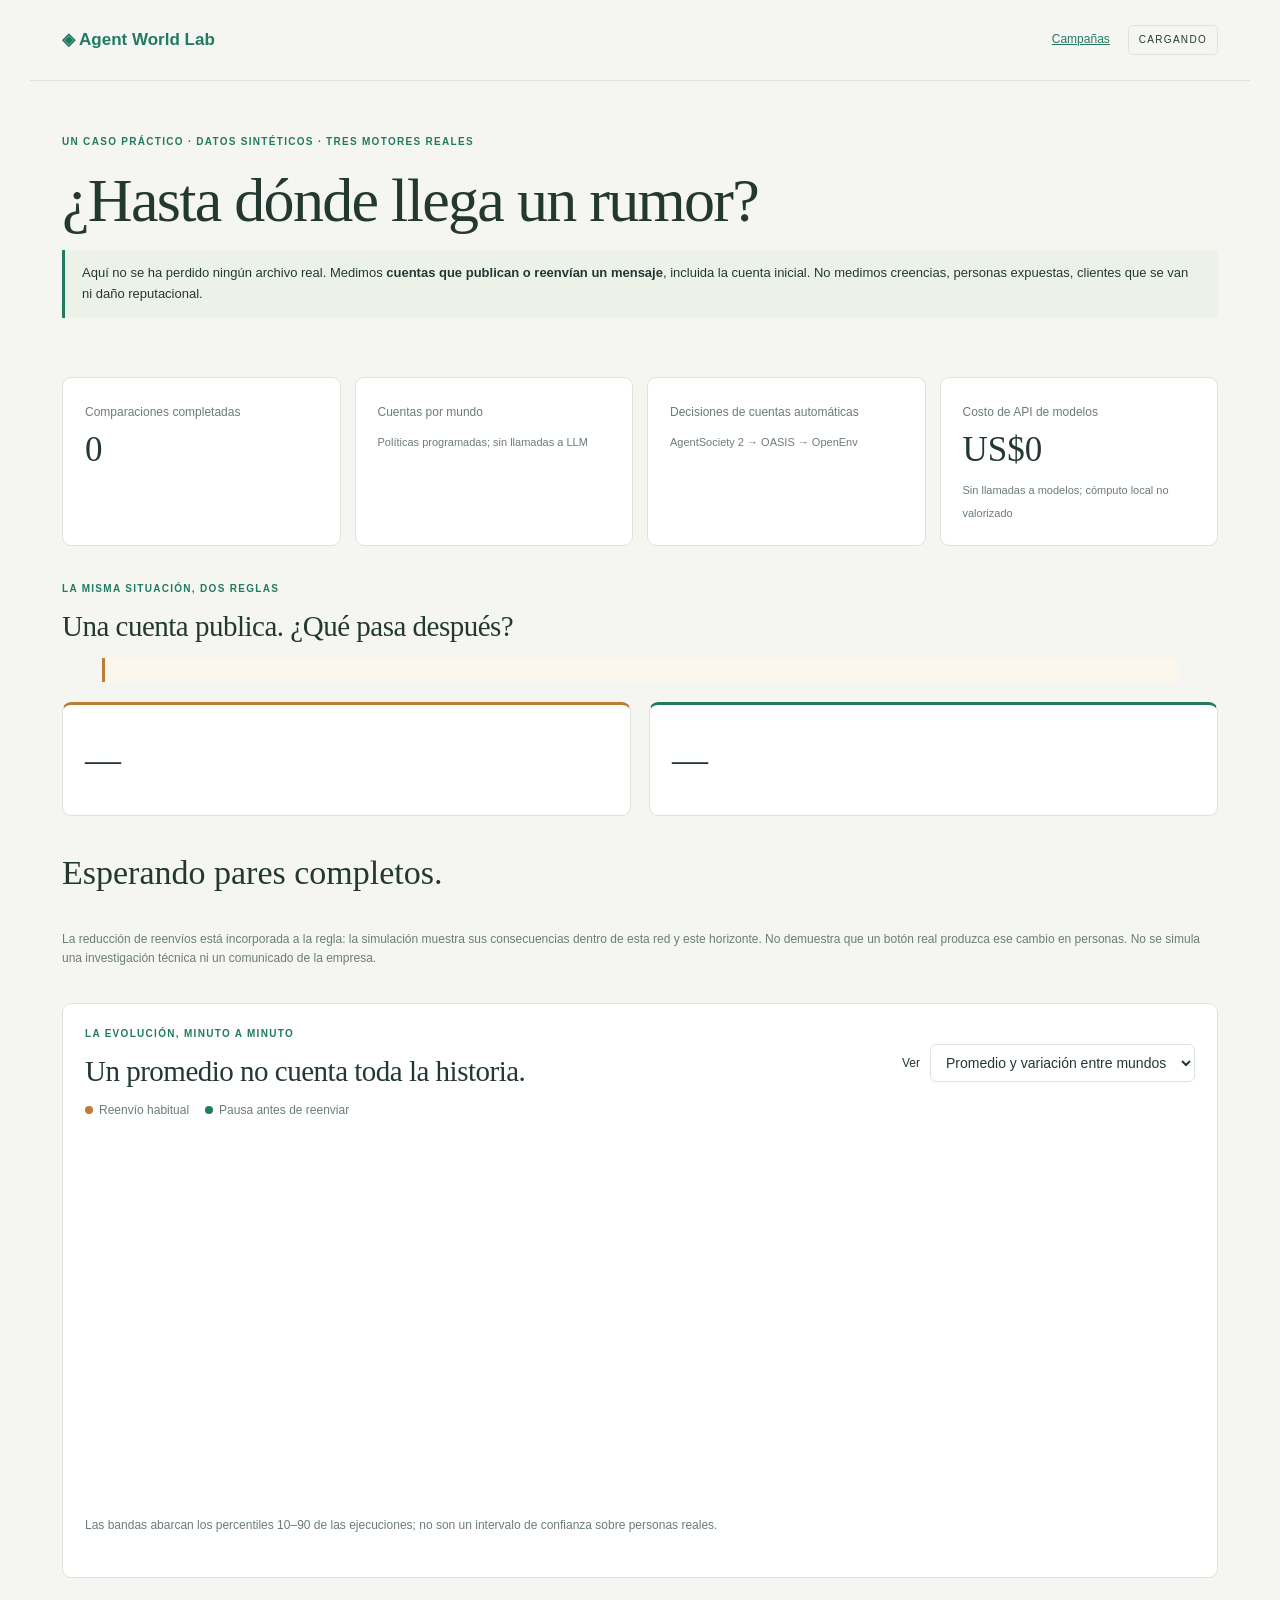
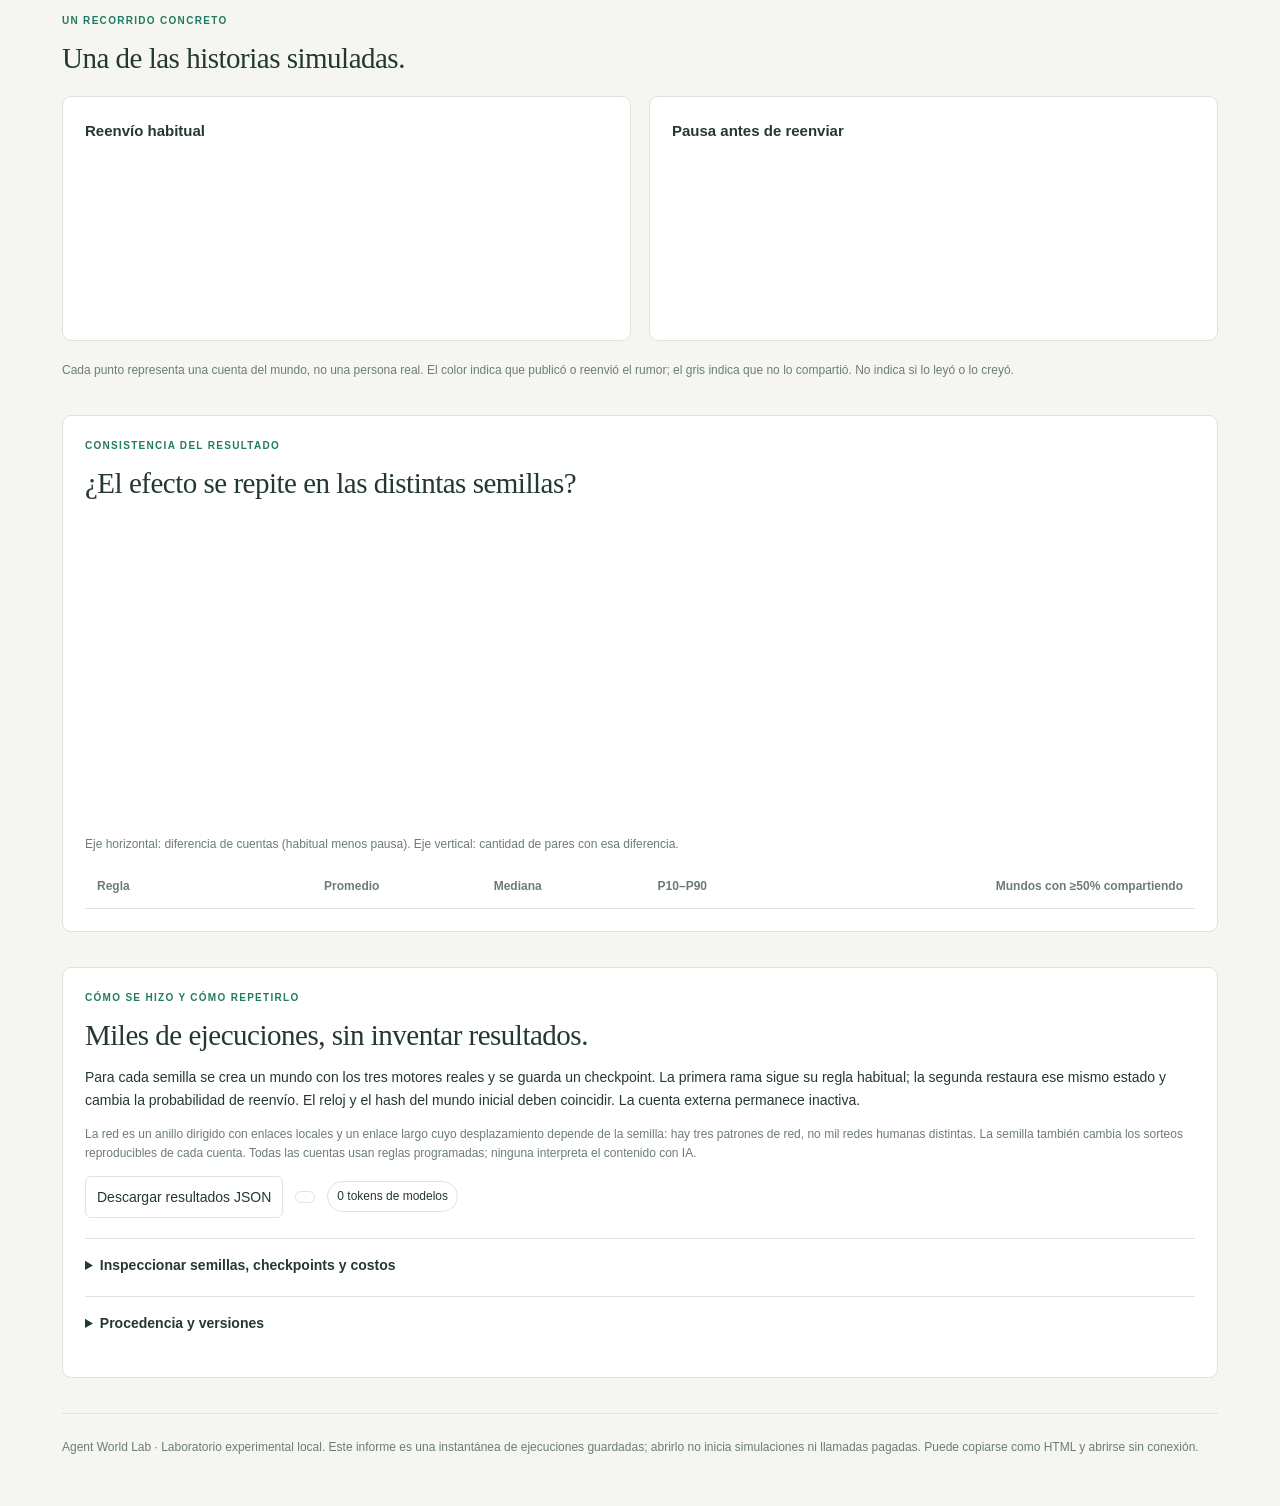
<file: web/campaign-report.html>
<!doctype html>
<html lang="es">
<head><meta charset="utf-8"><meta name="viewport" content="width=device-width,initial-scale=1"><title>Nube Norte · Agent World Lab</title>
<style>
:root{--bg:#f5f6f2;--ink:#243832;--muted:#6c7d74;--line:#dce4dc;--teal:#217a62;--amber:#bc7e31;--pale:#eaf1e9}*{box-sizing:border-box}body{margin:0;background:var(--bg);color:var(--ink);font:14px -apple-system,BlinkMacSystemFont,"Segoe UI",sans-serif;line-height:1.6}header,main{max-width:1220px;margin:auto;padding:25px 32px}header{display:flex;justify-content:space-between;align-items:center;border-bottom:1px solid var(--line)}a{color:var(--teal)}.brand{font-weight:650;font-size:17px;text-decoration:none}.badge,.eyebrow{font-size:10px;letter-spacing:1.3px;text-transform:uppercase}.badge{border:1px solid var(--line);padding:6px 10px;border-radius:5px}.eyebrow{color:var(--teal);font-weight:650}h1{font:clamp(36px,5vw,62px) Georgia,serif;line-height:1.1;letter-spacing:-1.7px;max-width:850px;margin:16px 0}h2{font:29px Georgia,serif;line-height:1.2;letter-spacing:-.5px;margin:12px 0}h3{font-size:15px;margin:0 0 10px}.intro{font-size:16px;max-width:820px}.muted{color:var(--muted)}.small{font-size:12px}.hero{padding:28px 0 20px}.notice{padding:13px 17px;background:#edf2e9;border-left:3px solid var(--teal);font-size:13px}.stats{display:grid;grid-template-columns:repeat(4,minmax(0,1fr));gap:14px;margin:26px 0}.stat,.panel{background:white;border:1px solid var(--line);border-radius:9px;padding:22px;min-width:0}.stat span{font-size:12px;color:var(--muted)}.stat strong{display:block;font:35px Georgia,serif;margin:8px 0}.stat small{font-size:11px;color:var(--muted)}.grid{display:grid;grid-template-columns:1fr 1fr;gap:18px;margin:20px 0}.section{margin:35px 0}.policy{border-top:3px solid var(--amber)}.policy.pause{border-top-color:var(--teal)}.policy .result{font:36px Georgia,serif;margin:12px 0 4px}.legend{display:flex;gap:16px;flex-wrap:wrap;font-size:12px;color:var(--muted)}.dot{display:inline-block;width:8px;height:8px;border-radius:50%;margin-right:6px;background:var(--amber)}.dot.green{background:var(--teal)}.chart{width:100%;display:block;height:auto;min-height:200px;margin-top:14px}select,button{font:inherit;padding:9px 11px;background:white;color:var(--ink);border:1px solid var(--line);border-radius:6px;max-width:100%}button{cursor:pointer}.chart-header{display:flex;justify-content:space-between;gap:15px;align-items:center}.selector{display:flex;gap:10px;align-items:center;flex-wrap:wrap}label{font-size:12px}.counts{display:flex;justify-content:space-between;gap:10px;margin:8px 0;font-size:13px}.counts b{font-size:18px}.account-grid{width:100%;height:auto;display:block}.events{margin:15px 0 0;padding:0;list-style:none;font-size:12px;max-height:210px;overflow:auto}.events li{border-top:1px solid var(--line);padding:8px 0}.quote{border-left:3px solid var(--amber);padding:12px 17px;background:#fcf7ed;font-size:14px}.effect{font:clamp(24px,3vw,34px) Georgia,serif;line-height:1.35;max-width:950px}.table-wrap{overflow:auto}table{border-collapse:collapse;width:100%;font-size:12px}th,td{padding:11px 12px;border-bottom:1px solid var(--line);text-align:right;white-space:nowrap}th:first-child,td:first-child{text-align:left}th{font-weight:550;color:var(--muted)}details{border-top:1px solid var(--line);padding-top:15px;margin:20px 0}summary{cursor:pointer;font-weight:550}.code{font:11px ui-monospace,monospace;overflow-wrap:anywhere;white-space:pre-wrap}footer{border-top:1px solid var(--line);padding:24px 0;color:var(--muted);font-size:12px}#progress{font-size:13px;color:var(--teal)}.pill{font-size:12px;padding:5px 9px;border:1px solid var(--line);border-radius:30px}#histogram{min-height:180px}.toolbar{display:flex;gap:12px;align-items:center;flex-wrap:wrap}.top-links{display:flex;gap:18px;align-items:center;font-size:12px;flex-wrap:wrap;justify-content:flex-end;max-width:55%}.seed-controls{display:flex;gap:7px;align-items:center;flex-wrap:wrap}.seed-controls input{font:inherit;padding:9px;width:105px;border:1px solid var(--line);border-radius:6px;color:var(--ink)}[hidden]{display:none!important}@media(max-width:800px){header,main{padding:20px 16px}.stats{grid-template-columns:1fr 1fr;gap:9px}.stat,.panel{padding:16px}.grid{grid-template-columns:1fr}.stat strong{font-size:29px}.chart-header{align-items:start;flex-direction:column}.top-links{gap:8px}.brand{font-size:14px}.badge{font-size:8px}h2{font-size:25px}.section{margin:27px 0}}
</style></head>
<body><header><a class="brand" href="/experiments">◈ Agent World Lab</a><div class="top-links"><a href="/campaigns">Campañas</a><span class="badge" id="status">Cargando</span></div></header>
<main>
<section class="hero"><div class="eyebrow">Un caso práctico · Datos sintéticos · Tres motores reales</div><h1>¿Hasta dónde llega un rumor?</h1><p class="intro" id="question"></p><p class="muted" id="context"></p><div class="notice">Aquí no se ha perdido ningún archivo real. Medimos <b>cuentas que publican o reenvían un mensaje</b>, incluida la cuenta inicial. No medimos creencias, personas expuestas, clientes que se van ni daño reputacional.</div><p id="progress"></p><button id="refresh-report" hidden>Actualizar avance ↻</button></section>
<div class="stats"><article class="stat"><span>Comparaciones completadas</span><strong id="pairs">0</strong><small id="worlds"></small></article><article class="stat"><span>Cuentas por mundo</span><strong id="population"></strong><small>Políticas programadas; sin llamadas a LLM</small></article><article class="stat"><span>Decisiones de cuentas automáticas</span><strong id="decisions"></strong><small>AgentSociety 2 → OASIS → OpenEnv</small></article><article class="stat"><span>Costo de API de modelos</span><strong>US$0</strong><small id="compute">Sin llamadas a modelos; cómputo local no valorizado</small></article></div>
<section class="section"><div class="eyebrow">La misma situación, dos reglas</div><h2>Una cuenta publica. ¿Qué pasa después?</h2><blockquote class="quote" id="message"></blockquote><div class="grid"><article class="panel policy"><h3 id="open-label"></h3><p class="muted small" id="open-description"></p><div class="result" id="open-result">—</div><p class="muted small" id="open-range"></p></article><article class="panel policy pause"><h3 id="friction-label"></h3><p class="muted small" id="friction-description"></p><div class="result" id="friction-result">—</div><p class="muted small" id="friction-range"></p></article></div><p class="effect" id="takeaway">Esperando pares completos.</p><p class="small muted">La reducción de reenvíos está incorporada a la regla: la simulación muestra sus consecuencias dentro de esta red y este horizonte. No demuestra que un botón real produzca ese cambio en personas. No se simula una investigación técnica ni un comunicado de la empresa.</p></section>
<section class="section panel"><div class="chart-header"><div><div class="eyebrow">La evolución, minuto a minuto</div><h2>Un promedio no cuenta toda la historia.</h2></div><div class="selector"><label for="view">Ver</label><select id="view"><option value="all">Promedio y variación entre mundos</option><option value="seed">Una ejecución concreta</option></select><span class="seed-controls" id="seed-controls" hidden><label for="seed">Semilla</label><input id="seed" type="number" step="1"><button id="previous" aria-label="Semilla anterior">←</button><button id="next" aria-label="Semilla siguiente">→</button></span></div></div><div class="legend"><span><i class="dot"></i>Reenvío habitual</span><span><i class="dot green"></i>Pausa antes de reenviar</span></div><svg id="trajectory" class="chart" viewBox="0 0 900 300" role="img" aria-label="Evolución de cuentas que comparten el rumor"></svg><p class="small muted" id="chart-note">Las bandas abarcan los percentiles 10–90 de las ejecuciones; no son un intervalo de confianza sobre personas reales.</p><div class="counts" id="selected-counts"></div></section>
<section class="section"><div class="eyebrow">Un recorrido concreto</div><h2 id="story-title">Una de las historias simuladas.</h2><p class="muted small" id="story-choice"></p><div class="grid"><article class="panel"><h3>Reenvío habitual</h3><svg id="open-accounts" class="account-grid" role="img" aria-label="Cuentas que compartieron en el mundo habitual"></svg><ul id="open-events" class="events"></ul></article><article class="panel"><h3>Pausa antes de reenviar</h3><svg id="friction-accounts" class="account-grid" role="img" aria-label="Cuentas que compartieron en el mundo con pausa"></svg><ul id="friction-events" class="events"></ul></article></div><p class="muted small">Cada punto representa una cuenta del mundo, no una persona real. El color indica que publicó o reenvió el rumor; el gris indica que no lo compartió. No indica si lo leyó o lo creyó.</p></section>
<section class="section panel"><div class="eyebrow">Consistencia del resultado</div><h2>¿El efecto se repite en las distintas semillas?</h2><svg id="histogram" class="chart" viewBox="0 0 900 250" role="img" aria-label="Distribución de diferencias emparejadas"></svg><p class="small muted">Eje horizontal: diferencia de cuentas (habitual menos pausa). Eje vertical: cantidad de pares con esa diferencia.</p><p class="small muted" id="effects-note"></p><div class="table-wrap"><table><thead><tr><th>Regla</th><th>Promedio</th><th>Mediana</th><th>P10–P90</th><th>Mundos con ≥50% compartiendo</th></tr></thead><tbody id="summary-table"></tbody></table></div></section>
<section class="section panel"><div class="eyebrow">Cómo se hizo y cómo repetirlo</div><h2>Miles de ejecuciones, sin inventar resultados.</h2><p>Para cada semilla se crea un mundo con los tres motores reales y se guarda un checkpoint. La primera rama sigue su regla habitual; la segunda restaura ese mismo estado y cambia la probabilidad de reenvío. El reloj y el hash del mundo inicial deben coincidir. La cuenta externa permanece inactiva.</p><p class="small muted">La red es un anillo dirigido con enlaces locales y un enlace largo cuyo desplazamiento depende de la semilla: hay tres patrones de red, no mil redes humanas distintas. La semilla también cambia los sorteos reproducibles de cada cuenta. Todas las cuentas usan reglas programadas; ninguna interpreta el contenido con IA.</p><div class="toolbar"><button id="download">Descargar resultados JSON</button><span class="pill" id="elapsed"></span><span class="pill">0 tokens de modelos</span></div><details><summary>Inspeccionar semillas, checkpoints y costos</summary><p class="small muted">Cada fila corresponde a dos mundos completos. El costo de API es cero; energía, hardware e infraestructura no están contabilizados como dólares. El tiempo por par incluye la espera compartida con el otro trabajador.</p><div class="table-wrap"><table><thead><tr><th>Semilla</th><th>Habitual</th><th>Con pausa</th><th>Diferencia</th><th>Segundos</th><th>API USD</th></tr></thead><tbody id="pairs-table"></tbody></table></div></details><details><summary>Procedencia y versiones</summary><p class="small muted">La campaña conserva un journal de pares completos, mundos OASIS, workspaces/replay de AgentSociety, checkpoints, hashes por paso y código/versiones. Se puede reanudar con la misma configuración y fuente. Los conteos muestran variación del programa, no validez predictiva ni eficacia comercial de una intervención.</p><pre class="code" id="provenance"></pre></details></section>
<footer>Agent World Lab · Laboratorio experimental local. Este informe es una instantánea de ejecuciones guardadas; abrirlo no inicia simulaciones ni llamadas pagadas. Puede copiarse como HTML y abrirse sin conexión.</footer>
</main>
<script id="campaign-data" type="application/json">__CAMPAIGN_DATA__</script>
<script id="campaign-script">
const report=JSON.parse(document.getElementById('campaign-data').textContent), c=report.case, s=report.summary, rows=report.experiments;
const $=id=>document.getElementById(id), fmt=(n,d=0)=>new Intl.NumberFormat('es-CL',{maximumFractionDigits:d,minimumFractionDigits:d}).format(n), text=(id,value)=>$(id).textContent=value;
const colors={open:'#bc7e31',friction:'#217a62'}, ns='http://www.w3.org/2000/svg';
function svgNode(tag,attributes={},value){const e=document.createElementNS(ns,tag);for(const [k,v] of Object.entries(attributes))e.setAttribute(k,v);if(value!==undefined)e.textContent=value;return e;}
text('status',(report.recording?'GRABACIÓN · ':'')+({completed:'Completado',running:'En curso / instantánea parcial',interrupted:'Interrumpido',failed:'Falló'})[report.status]||report.status);
text('question',c.question);text('context',c.context);text('message',c.world.initial_content);text('pairs',fmt(s.pairs));text('worlds',`${fmt(s.worlds)} mundos completos de ${fmt(report.requested_pairs*2)} solicitados`);text('population',fmt(c.population));text('decisions',fmt(s.background_agent_decisions));
text('progress',`${fmt(s.pairs)} de ${fmt(report.requested_pairs)} pares guardados · horizonte: ${c.steps} minutos · semillas desde ${report.start_seed}`);
$('refresh-report').hidden=report.status!=='running';$('refresh-report').onclick=()=>location.reload();
const elapsed=(report.segments||[]).reduce((total,seg)=>total+(seg.elapsed_seconds||0),0);text('elapsed',elapsed?`Tiempo de ejecución: ${fmt(elapsed/60,1)} min`:'Tiempo final pendiente');
for(const name of ['open','friction']){text(name+'-label',c.policies[name].label);text(name+'-description',c.policies[name].description);if(s.pairs){const b=s.branches[name];text(name+'-result',`${fmt(b.mean,1)} de ${c.population} cuentas`);text(name+'-range',`Promedio al minuto ${c.steps}. Rango P10–P90 entre ejecuciones: ${fmt(b.p10,1)} y ${fmt(b.p90,1)} cuentas.`);}}
if(s.pairs){const e=s.paired_effect,ratio=s.relative_difference_of_means;const direction=e.mean>=0?'menos':'más';text('takeaway',`Con la pausa, ${fmt(Math.abs(e.mean),1)} cuentas ${direction} comparten el rumor al minuto ${c.steps}, en promedio${ratio==null?'':` (${fmt(Math.abs(ratio)*100,1)}% ${direction} respecto al promedio habitual)`}.`);text('effects-note',`${e.positive_pairs} pares con menos cuentas compartiendo, ${e.zero_pairs} empates y ${e.negative_pairs} con más. Cada diferencia resta el resultado con pausa al habitual en la misma semilla.`);}
const view=$('view'),seedInput=$('seed'),seedValues=rows.map(r=>r.seed).sort((a,b)=>a-b);seedInput.min=report.start_seed;seedInput.max=report.start_seed+report.requested_pairs-1;seedInput.value=seedValues[0]??report.start_seed;
function chart(){const svg=$('trajectory');svg.replaceChildren();const w=Math.max(320,Math.min(900,svg.clientWidth||900)),h=300,left=44,right=18,top=15,bottom=42;svg.setAttribute('viewBox',`0 0 ${w} ${h}`);const x=i=>left+i/c.steps*(w-left-right),y=v=>h-bottom-v/c.population*(h-top-bottom);for(let n=0;n<=5;n++){const v=c.population*n/5;svg.append(svgNode('line',{x1:left,y1:y(v),x2:w-right,y2:y(v),stroke:'#e5ebe4'}),svgNode('text',{x:left-9,y:y(v)+4,'text-anchor':'end',fill:'#718176','font-size':11},fmt(v,Number.isInteger(v)?0:1)));}for(let i=0;i<=c.steps;i+=Math.max(1,Math.ceil(c.steps/8)))svg.append(svgNode('text',{x:x(i),y:h-14,'text-anchor':'middle',fill:'#718176','font-size':11},`${i} min`));const selected=view.value==='seed'?rows.find(r=>r.seed===Number(seedInput.value)):null;if(view.value==='seed'&&!selected){text('chart-note','Esta semilla todavía no figura entre los pares completos de la instantánea.');text('selected-counts','');return;}for(const name of ['open','friction']){if(!s.pairs)continue;const data=selected?selected.branches[name].trajectory.map(t=>({step:t.step,mean:t.rumor_sharers})):s.branches[name].trajectory;if(!selected){const points=[...data.map(t=>`${x(t.step)},${y(t.p90)}`),...[...data].reverse().map(t=>`${x(t.step)},${y(t.p10)}`)].join(' ');svg.append(svgNode('polygon',{points,fill:colors[name],opacity:.12}));}svg.append(svgNode('polyline',{points:data.map(t=>`${x(t.step)},${y(t.mean)}`).join(' '),fill:'none',stroke:colors[name],'stroke-width':2.5}));for(const t of data)svg.append(svgNode('circle',{cx:x(t.step),cy:y(t.mean),r:3,fill:colors[name]}));}text('chart-note',selected?'Una ejecución emparejada; ambos mundos parten del mismo checkpoint.':'Promedio y percentiles 10–90 de las ejecuciones; las bandas no son un intervalo de confianza sobre personas reales.');text('selected-counts',selected?`Semilla ${selected.seed} · Habitual: ${selected.branches.open.trajectory.at(-1).rumor_sharers} · Con pausa: ${selected.branches.friction.trajectory.at(-1).rumor_sharers} · Diferencia: ${selected.avoided_sharers_at_horizon} cuentas`:'');}
view.onchange=()=>{$('seed-controls').hidden=view.value!=='seed';chart();};seedInput.oninput=chart;seedInput.onchange=chart;for(const [id,d] of [['previous',-1],['next',1]])$(id).onclick=()=>{const i=seedValues.indexOf(Number(seedInput.value));const target=i+d;if(target>=0&&target<seedValues.length){seedInput.value=seedValues[target];chart();}};chart();
const story=report.illustrative_pair;if(story){text('story-title',`En la semilla ${story.seed}, esto fue lo que pasó.`);text('story-choice','Se eligió el par central al ordenar por diferencia final (y por semilla en los empates), para mostrar un efecto mediano, no el mejor resultado.');for(const name of ['open','friction']){const world=story.branches[name].final_world,shared=new Set(world.posts.filter(p=>p.root_id===1).map(p=>p.user_id));const svg=$(name+'-accounts');const cols=10,rs=Math.ceil(c.population/cols);svg.setAttribute('viewBox',`0 0 420 ${rs*35+18}`);for(let i=1;i<=c.population;i++){const dot=svgNode('circle',{cx:22+((i-1)%cols)*41,cy:23+Math.floor((i-1)/cols)*35,r:10,fill:shared.has(i)?colors[name]:'#dce5dc'});dot.append(svgNode('title',{},`Cuenta ${i}: ${shared.has(i)?'compartió':'no compartió'}`));svg.append(dot);}const events=$(name+'-events');for(const p of world.posts.filter(p=>p.root_id===1).slice(0,16)){const li=document.createElement('li');li.textContent=`Min ${p.created_at} · Cuenta ${p.user_id} ${p.original_post_id==null?'publicó el mensaje inicial':'reenvió el rumor'}`;events.append(li);}if(world.posts.length>16){const li=document.createElement('li');li.textContent=`Y ${world.posts.length-16} publicaciones más, conservadas en el JSON.`;events.append(li);}}}
function histogram(){if(!s.pairs)return;const hist=$('histogram');hist.replaceChildren();const bins=new Map();for(const r of rows){const d=r.avoided_sharers_at_horizon;bins.set(d,(bins.get(d)||0)+1);}const min=Math.min(0,...bins.keys()),max=Math.max(1,...bins.keys()),peak=Math.max(...bins.values()),left=45,right=20,bottom=40,top=15,w=Math.max(320,Math.min(900,hist.clientWidth||900)),h=250,bw=(w-left-right)/(max-min+1);hist.setAttribute('viewBox',`0 0 ${w} ${h}`);for(let tick=0;tick<=4;tick++){const n=peak*tick/4,y=h-bottom-n/peak*(h-top-bottom);hist.append(svgNode('line',{x1:left,x2:w-right,y1:y,y2:y,stroke:'#e5ebe4'}),svgNode('text',{x:left-8,y:y+4,'text-anchor':'end',fill:'#718176','font-size':11},fmt(n)));}for(let d=min;d<=max;d++){const n=bins.get(d)||0,height=n/peak*(h-top-bottom);const bar=svgNode('rect',{x:left+(d-min)*bw+1,y:h-bottom-height,width:Math.max(1,bw-2),height,fill:d<0?colors.open:colors.friction,opacity:.85});bar.append(svgNode('title',{},`${d} cuentas de diferencia: ${n} pares`));hist.append(bar);if((d-min)%Math.max(1,Math.ceil((max-min)/12))===0)hist.append(svgNode('text',{x:left+(d-min+.5)*bw,y:h-17,'text-anchor':'middle',fill:'#718176','font-size':11},d));}}histogram();if(s.pairs){for(const name of ['open','friction']){const b=s.branches[name],tr=document.createElement('tr');for(const value of [c.policies[name].label,fmt(b.mean,1),fmt(b.median,1),`${fmt(b.p10,1)}–${fmt(b.p90,1)}`,`${fmt(b.half_shared_fraction*100,1)}%`]){const td=document.createElement('td');td.textContent=value;tr.append(td);}$('summary-table').append(tr);}}
for(const r of [...rows].sort((a,b)=>a.seed-b.seed)){const tr=document.createElement('tr');for(const value of [r.seed,r.branches.open.trajectory.at(-1).rumor_sharers,r.branches.friction.trajectory.at(-1).rumor_sharers,r.avoided_sharers_at_horizon,fmt(r.elapsed_seconds,2),'0']){const td=document.createElement('td');td.textContent=value;tr.append(td);}$('pairs-table').append(tr);}
window.addEventListener('resize',()=>{chart();histogram();});
text('provenance',JSON.stringify(report.provenance,null,2));$('download').onclick=()=>{if(location.protocol.startsWith('http')&&location.pathname==='/assets/nubenorte-report.html'){location.href='/lab/examples/nubenorte/report.json';return;}const route=location.pathname.match(/^\/campaigns\/([A-Za-z0-9_-]{1,100})$/);if(route){location.href='/lab/campaigns/'+encodeURIComponent(route[1])+'/report.json?download=1';return;}const a=document.createElement('a');a.href=URL.createObjectURL(new Blob([JSON.stringify(report,null,2)],{type:'application/json'}));a.download='worldlab-campaign.json';a.click();setTimeout(()=>URL.revokeObjectURL(a.href),1000);};
</script>
</body></html>
</file>
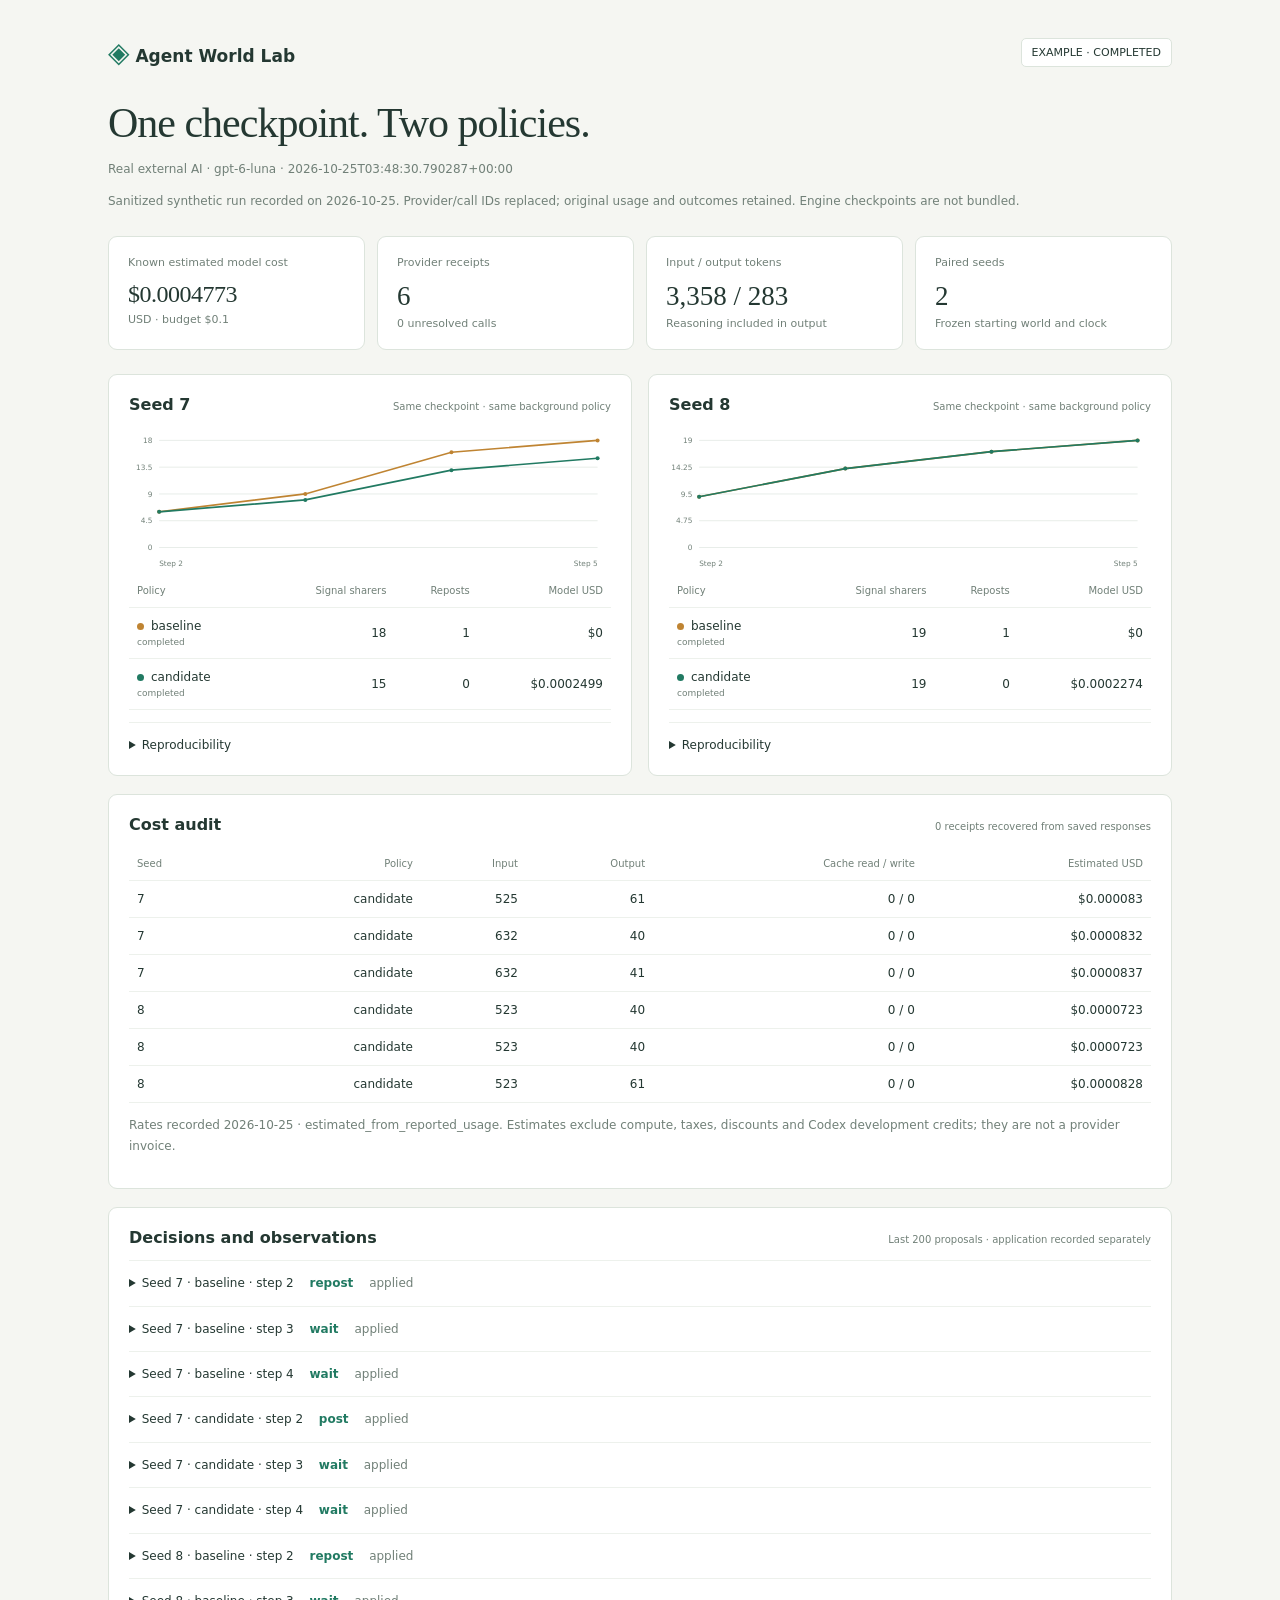
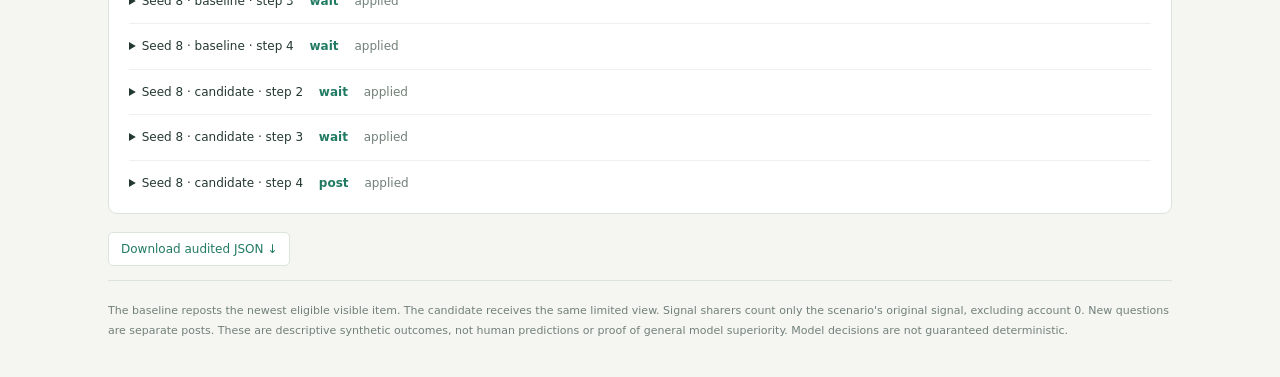
<file: web/example-report.html>
<!doctype html><html lang="en"><head><meta charset="utf-8"><meta name="viewport" content="width=device-width,initial-scale=1"><title>Agent World Lab · Experiment report</title><style>
    :root{--ink:#243832;--muted:#718078;--line:#dce4dc;--green:#217a62}*{box-sizing:border-box}body{margin:0;background:#f5f6f2;color:var(--ink);font:14px system-ui,sans-serif}main{max-width:1120px;margin:auto;padding:36px 28px}header{display:flex;align-items:center;justify-content:space-between;gap:20px}.brand{font-weight:650;font-size:17px}.brand i{font-style:normal;color:var(--green);font-size:28px}.badge{padding:7px 10px;border:1px solid var(--line);border-radius:5px;background:white;font-size:11px}h1{font:42px Georgia,serif;letter-spacing:-1px;margin:30px 0 10px}h2{font-size:16px;margin:0}.muted{color:var(--muted);font-size:12px;line-height:1.7}.stats{display:grid;grid-template-columns:repeat(4,1fr);gap:12px;margin:24px 0}.stat,.panel{background:white;border:1px solid var(--line);border-radius:9px}.stat{padding:19px}.stat span{display:block;font-size:11px;color:var(--muted)}.stat b{display:block;margin:12px 0 5px;font:27px Georgia,serif;overflow-wrap:anywhere}.pairs{display:grid;grid-template-columns:repeat(2,minmax(0,1fr));gap:16px}.panel{margin-bottom:18px;padding:20px}.panel-head{display:flex;align-items:baseline;justify-content:space-between;gap:15px;margin-bottom:12px}.panel-head span{font-size:10px}svg{display:block;width:100%;height:auto}svg text{fill:#718078;font:11px system-ui,sans-serif}table{border-collapse:collapse;width:100%;font-size:12px}th,td{padding:11px 8px;border-bottom:1px solid #edf1ec;text-align:right;white-space:nowrap}th{font-size:10px;color:var(--muted);font-weight:500}th:first-child,td:first-child{text-align:left}.table-wrap{overflow:auto}.dot{display:inline-block;width:7px;height:7px;border-radius:50%;margin-right:7px}.baseline{background:#bf8432}.candidate{background:#217a62}details{border-top:1px solid #edf1ec;padding-top:12px;margin-top:12px}summary{font-size:12px;cursor:pointer;line-height:1.7}summary b{margin:0 12px;color:var(--green)}pre{white-space:pre-wrap;overflow-wrap:anywhere;background:#f6f8f5;padding:14px;border-radius:5px;font-size:11px;line-height:1.7}.hash{font-size:10px;overflow-wrap:anywhere}.branch-status{display:block;color:var(--muted);font-size:9px;margin-top:4px}.stat:first-child b{font-size:24px;white-space:nowrap;letter-spacing:-.5px}.decision p{font-size:12px;line-height:1.7}.alert{padding:13px 16px;background:#fff0dd;border:1px solid #ead5b6;border-radius:6px;font-size:12px}a{color:var(--green)}.button{display:inline-block;border:1px solid var(--line);border-radius:5px;padding:9px 12px;text-decoration:none;font-size:12px;background:white}footer{font-size:11px;line-height:1.8;color:var(--muted);border-top:1px solid var(--line);padding-top:20px}@media(max-width:900px){.pairs{grid-template-columns:1fr}}@media(max-width:760px){main{padding:24px 16px}h1{font-size:34px}.stats{grid-template-columns:repeat(2,1fr)}.pairs{grid-template-columns:1fr}.panel-head{display:block}.panel{padding:16px}.stat{padding:15px}}
    </style></head><body><main><header><div class="brand"><i>◈</i> Agent World Lab</div><span class="badge">EXAMPLE · COMPLETED</span></header>
    <h1>One checkpoint. Two policies.</h1><p class="muted">Real external AI · gpt-6-luna · 2026-10-25T03:48:30.790287+00:00</p>
    <p class="muted">Sanitized synthetic run recorded on 2026-10-25. Provider/call IDs replaced; original usage and outcomes retained. Engine checkpoints are not bundled.</p><section class="stats"><article class="stat"><span>Known estimated model cost</span><b>$0.0004773</b><span>USD · budget $0.1</span></article><article class="stat"><span>Provider receipts</span><b>6</b><span>0 unresolved calls</span></article><article class="stat"><span>Input / output tokens</span><b>3,358 / 283</b><span>Reasoning included in output</span></article><article class="stat"><span>Paired seeds</span><b>2</b><span>Frozen starting world and clock</span></article></section>
    <section class="pairs"><article class="panel"><div class="panel-head"><h2>Seed 7</h2><span class="muted">Same checkpoint · same background policy</span></div>
        <svg viewBox="0 0 720 220" role="img" aria-label="Original signal sharers by simulation step"><line x1="45" y1="180" x2="700" y2="180" stroke="#dde5df"/><text x="35" y="184" text-anchor="end">0</text><line x1="45" y1="140" x2="700" y2="140" stroke="#dde5df"/><text x="35" y="144" text-anchor="end">4.5</text><line x1="45" y1="100" x2="700" y2="100" stroke="#dde5df"/><text x="35" y="104" text-anchor="end">9</text><line x1="45" y1="60" x2="700" y2="60" stroke="#dde5df"/><text x="35" y="64" text-anchor="end">13.5</text><line x1="45" y1="20" x2="700" y2="20" stroke="#dde5df"/><text x="35" y="24" text-anchor="end">18</text><circle cx="45.00" cy="126.67" r="3" fill="#bf8432"><title>baseline · step 2: 6 accounts</title></circle><circle cx="263.33" cy="100.00" r="3" fill="#bf8432"><title>baseline · step 3: 9 accounts</title></circle><circle cx="481.67" cy="37.78" r="3" fill="#bf8432"><title>baseline · step 4: 16 accounts</title></circle><circle cx="700.00" cy="20.00" r="3" fill="#bf8432"><title>baseline · step 5: 18 accounts</title></circle><polyline points="45.00,126.67 263.33,100.00 481.67,37.78 700.00,20.00" fill="none" stroke="#bf8432" stroke-width="2.5"/><circle cx="45.00" cy="126.67" r="3" fill="#217a62"><title>candidate · step 2: 6 accounts</title></circle><circle cx="263.33" cy="108.89" r="3" fill="#217a62"><title>candidate · step 3: 8 accounts</title></circle><circle cx="481.67" cy="64.44" r="3" fill="#217a62"><title>candidate · step 4: 13 accounts</title></circle><circle cx="700.00" cy="46.67" r="3" fill="#217a62"><title>candidate · step 5: 15 accounts</title></circle><polyline points="45.00,126.67 263.33,108.89 481.67,64.44 700.00,46.67" fill="none" stroke="#217a62" stroke-width="2.5"/><text x="45" y="208">Step 2</text><text x="700" y="208" text-anchor="end">Step 5</text></svg><div class="table-wrap"><table><thead><tr><th>Policy</th><th>Signal sharers</th><th>Reposts</th><th>Model USD</th></tr></thead><tbody><tr><td><span class="dot baseline"></span>baseline<span class="branch-status">completed</span></td><td>18</td><td>1</td><td>$0</td></tr><tr><td><span class="dot candidate"></span>candidate<span class="branch-status">completed</span></td><td>15</td><td>0</td><td>$0.0002499</td></tr></tbody></table></div>
        <details><summary>Reproducibility</summary><p class="muted">Initial world + clock SHA-256</p><code class="hash">60774b95ae68cae9ee647deb5491585bce3ec9eb780847dbfbec424916cab13b</code><p class="muted">Checkpoint 51ec3ba13a274afa9ef4b835c98ab7b7</p></details></article><article class="panel"><div class="panel-head"><h2>Seed 8</h2><span class="muted">Same checkpoint · same background policy</span></div>
        <svg viewBox="0 0 720 220" role="img" aria-label="Original signal sharers by simulation step"><line x1="45" y1="180" x2="700" y2="180" stroke="#dde5df"/><text x="35" y="184" text-anchor="end">0</text><line x1="45" y1="140" x2="700" y2="140" stroke="#dde5df"/><text x="35" y="144" text-anchor="end">4.75</text><line x1="45" y1="100" x2="700" y2="100" stroke="#dde5df"/><text x="35" y="104" text-anchor="end">9.5</text><line x1="45" y1="60" x2="700" y2="60" stroke="#dde5df"/><text x="35" y="64" text-anchor="end">14.25</text><line x1="45" y1="20" x2="700" y2="20" stroke="#dde5df"/><text x="35" y="24" text-anchor="end">19</text><circle cx="45.00" cy="104.21" r="3" fill="#bf8432"><title>baseline · step 2: 9 accounts</title></circle><circle cx="263.33" cy="62.11" r="3" fill="#bf8432"><title>baseline · step 3: 14 accounts</title></circle><circle cx="481.67" cy="36.84" r="3" fill="#bf8432"><title>baseline · step 4: 17 accounts</title></circle><circle cx="700.00" cy="20.00" r="3" fill="#bf8432"><title>baseline · step 5: 19 accounts</title></circle><polyline points="45.00,104.21 263.33,62.11 481.67,36.84 700.00,20.00" fill="none" stroke="#bf8432" stroke-width="2.5"/><circle cx="45.00" cy="104.21" r="3" fill="#217a62"><title>candidate · step 2: 9 accounts</title></circle><circle cx="263.33" cy="62.11" r="3" fill="#217a62"><title>candidate · step 3: 14 accounts</title></circle><circle cx="481.67" cy="36.84" r="3" fill="#217a62"><title>candidate · step 4: 17 accounts</title></circle><circle cx="700.00" cy="20.00" r="3" fill="#217a62"><title>candidate · step 5: 19 accounts</title></circle><polyline points="45.00,104.21 263.33,62.11 481.67,36.84 700.00,20.00" fill="none" stroke="#217a62" stroke-width="2.5"/><text x="45" y="208">Step 2</text><text x="700" y="208" text-anchor="end">Step 5</text></svg><div class="table-wrap"><table><thead><tr><th>Policy</th><th>Signal sharers</th><th>Reposts</th><th>Model USD</th></tr></thead><tbody><tr><td><span class="dot baseline"></span>baseline<span class="branch-status">completed</span></td><td>19</td><td>1</td><td>$0</td></tr><tr><td><span class="dot candidate"></span>candidate<span class="branch-status">completed</span></td><td>19</td><td>0</td><td>$0.0002274</td></tr></tbody></table></div>
        <details><summary>Reproducibility</summary><p class="muted">Initial world + clock SHA-256</p><code class="hash">00caf25dafdc2730f4fc20714e8299af023d7db5908de53f74b8935aaac01da2</code><p class="muted">Checkpoint a2e660d27ca1451aa31904b6ec35c82d</p></details></article></section><article class="panel"><div class="panel-head"><h2>Cost audit</h2><span class="muted">0 receipts recovered from saved responses</span></div><div class="table-wrap"><table><thead><tr><th>Seed</th><th>Policy</th><th>Input</th><th>Output</th><th>Cache read / write</th><th>Estimated USD</th></tr></thead><tbody><tr><td>7</td><td>candidate</td><td>525</td><td>61</td><td>0 / 0</td><td>$0.000083</td></tr><tr><td>7</td><td>candidate</td><td>632</td><td>40</td><td>0 / 0</td><td>$0.0000832</td></tr><tr><td>7</td><td>candidate</td><td>632</td><td>41</td><td>0 / 0</td><td>$0.0000837</td></tr><tr><td>8</td><td>candidate</td><td>523</td><td>40</td><td>0 / 0</td><td>$0.0000723</td></tr><tr><td>8</td><td>candidate</td><td>523</td><td>40</td><td>0 / 0</td><td>$0.0000723</td></tr><tr><td>8</td><td>candidate</td><td>523</td><td>61</td><td>0 / 0</td><td>$0.0000828</td></tr></tbody></table></div><p class="muted">Rates recorded 2026-10-25 · estimated_from_reported_usage. Estimates exclude compute, taxes, discounts and Codex development credits; they are not a provider invoice.</p></article>
    <article class="panel"><div class="panel-head"><h2>Decisions and observations</h2><span class="muted">Last 200 proposals · application recorded separately</span></div><details class="decision"><summary>Seed 7 · baseline · step 2 <b>repost</b> <span class="muted">applied</span></summary><p>Post #2</p><p class="muted">Repost the newest eligible visible post</p><details><summary>Agent's limited observation</summary><pre>{
  &quot;view&quot;: &quot;agent-v1&quot;,
  &quot;run_id&quot;: &quot;6abc3f2d2b464f039bb982ca09e24cab&quot;,
  &quot;step&quot;: 2,
  &quot;time&quot;: &quot;2026-01-01T00:02:00+00:00&quot;,
  &quot;done&quot;: false,
  &quot;status&quot;: &quot;paused&quot;,
  &quot;self&quot;: {
    &quot;id&quot;: 0,
    &quot;name&quot;: &quot;External&quot;
  },
  &quot;following&quot;: [
    1,
    2
  ],
  &quot;own_posts&quot;: [],
  &quot;feed&quot;: [
    {
      &quot;post_id&quot;: 2,
      &quot;user_id&quot;: 2,
      &quot;original_post_id&quot;: 1,
      &quot;content&quot;: &quot;SEÑAL SINTÉTICA: el registro Orion podría estar comprometido. Sin verificar.&quot;,
      &quot;created_at&quot;: 1,
      &quot;can_repost&quot;: true
    },
    {
      &quot;post_id&quot;: 1,
      &quot;user_id&quot;: 1,
      &quot;original_post_id&quot;: null,
      &quot;content&quot;: &quot;SEÑAL SINTÉTICA: el registro Orion podría estar comprometido. Sin verificar.&quot;,
      &quot;created_at&quot;: 0,
      &quot;can_repost&quot;: true
    }
  ],
  &quot;actions&quot;: [
    &quot;wait&quot;,
    &quot;post&quot;,
    &quot;repost&quot;
  ]
}</pre></details></details><details class="decision"><summary>Seed 7 · baseline · step 3 <b>wait</b> <span class="muted">applied</span></summary><p>No publication</p><p class="muted">No eligible visible post</p><details><summary>Agent's limited observation</summary><pre>{
  &quot;view&quot;: &quot;agent-v1&quot;,
  &quot;run_id&quot;: &quot;6abc3f2d2b464f039bb982ca09e24cab&quot;,
  &quot;step&quot;: 3,
  &quot;time&quot;: &quot;2026-01-01T00:03:00+00:00&quot;,
  &quot;done&quot;: false,
  &quot;status&quot;: &quot;paused&quot;,
  &quot;self&quot;: {
    &quot;id&quot;: 0,
    &quot;name&quot;: &quot;External&quot;
  },
  &quot;following&quot;: [
    1,
    2
  ],
  &quot;own_posts&quot;: [
    {
      &quot;post_id&quot;: 7,
      &quot;user_id&quot;: 0,
      &quot;original_post_id&quot;: 1,
      &quot;content&quot;: &quot;SEÑAL SINTÉTICA: el registro Orion podría estar comprometido. Sin verificar.&quot;,
      &quot;created_at&quot;: 3
    }
  ],
  &quot;feed&quot;: [
    {
      &quot;post_id&quot;: 2,
      &quot;user_id&quot;: 2,
      &quot;original_post_id&quot;: 1,
      &quot;content&quot;: &quot;SEÑAL SINTÉTICA: el registro Orion podría estar comprometido. Sin verificar.&quot;,
      &quot;created_at&quot;: 1,
      &quot;can_repost&quot;: false
    },
    {
      &quot;post_id&quot;: 1,
      &quot;user_id&quot;: 1,
      &quot;original_post_id&quot;: null,
      &quot;content&quot;: &quot;SEÑAL SINTÉTICA: el registro Orion podría estar comprometido. Sin verificar.&quot;,
      &quot;created_at&quot;: 0,
      &quot;can_repost&quot;: false
    }
  ],
  &quot;actions&quot;: [
    &quot;wait&quot;,
    &quot;post&quot;,
    &quot;repost&quot;
  ]
}</pre></details></details><details class="decision"><summary>Seed 7 · baseline · step 4 <b>wait</b> <span class="muted">applied</span></summary><p>No publication</p><p class="muted">No eligible visible post</p><details><summary>Agent's limited observation</summary><pre>{
  &quot;view&quot;: &quot;agent-v1&quot;,
  &quot;run_id&quot;: &quot;6abc3f2d2b464f039bb982ca09e24cab&quot;,
  &quot;step&quot;: 4,
  &quot;time&quot;: &quot;2026-01-01T00:04:00+00:00&quot;,
  &quot;done&quot;: false,
  &quot;status&quot;: &quot;paused&quot;,
  &quot;self&quot;: {
    &quot;id&quot;: 0,
    &quot;name&quot;: &quot;External&quot;
  },
  &quot;following&quot;: [
    1,
    2
  ],
  &quot;own_posts&quot;: [
    {
      &quot;post_id&quot;: 7,
      &quot;user_id&quot;: 0,
      &quot;original_post_id&quot;: 1,
      &quot;content&quot;: &quot;SEÑAL SINTÉTICA: el registro Orion podría estar comprometido. Sin verificar.&quot;,
      &quot;created_at&quot;: 3
    }
  ],
  &quot;feed&quot;: [
    {
      &quot;post_id&quot;: 2,
      &quot;user_id&quot;: 2,
      &quot;original_post_id&quot;: 1,
      &quot;content&quot;: &quot;SEÑAL SINTÉTICA: el registro Orion podría estar comprometido. Sin verificar.&quot;,
      &quot;created_at&quot;: 1,
      &quot;can_repost&quot;: false
    },
    {
      &quot;post_id&quot;: 1,
      &quot;user_id&quot;: 1,
      &quot;original_post_id&quot;: null,
      &quot;content&quot;: &quot;SEÑAL SINTÉTICA: el registro Orion podría estar comprometido. Sin verificar.&quot;,
      &quot;created_at&quot;: 0,
      &quot;can_repost&quot;: false
    }
  ],
  &quot;actions&quot;: [
    &quot;wait&quot;,
    &quot;post&quot;,
    &quot;repost&quot;
  ]
}</pre></details></details><details class="decision"><summary>Seed 7 · candidate · step 2 <b>post</b> <span class="muted">applied</span></summary><p>¿Hay fuentes o evidencia verificable que respalden esta señal sobre el registro Orion?</p><p class="muted">La publicación está marcada como no verificada y no presenta evidencia concreta.</p><details><summary>Agent's limited observation</summary><pre>{
  &quot;view&quot;: &quot;agent-v1&quot;,
  &quot;run_id&quot;: &quot;4743051e251647f294ea77c6b2aa9d5b&quot;,
  &quot;step&quot;: 2,
  &quot;time&quot;: &quot;2026-01-01T00:02:00+00:00&quot;,
  &quot;done&quot;: false,
  &quot;status&quot;: &quot;paused&quot;,
  &quot;self&quot;: {
    &quot;id&quot;: 0,
    &quot;name&quot;: &quot;External&quot;
  },
  &quot;following&quot;: [
    1,
    2
  ],
  &quot;own_posts&quot;: [],
  &quot;feed&quot;: [
    {
      &quot;post_id&quot;: 2,
      &quot;user_id&quot;: 2,
      &quot;original_post_id&quot;: 1,
      &quot;content&quot;: &quot;SEÑAL SINTÉTICA: el registro Orion podría estar comprometido. Sin verificar.&quot;,
      &quot;created_at&quot;: 1,
      &quot;can_repost&quot;: true
    },
    {
      &quot;post_id&quot;: 1,
      &quot;user_id&quot;: 1,
      &quot;original_post_id&quot;: null,
      &quot;content&quot;: &quot;SEÑAL SINTÉTICA: el registro Orion podría estar comprometido. Sin verificar.&quot;,
      &quot;created_at&quot;: 0,
      &quot;can_repost&quot;: true
    }
  ],
  &quot;actions&quot;: [
    &quot;wait&quot;,
    &quot;post&quot;,
    &quot;repost&quot;
  ]
}</pre></details></details><details class="decision"><summary>Seed 7 · candidate · step 3 <b>wait</b> <span class="muted">applied</span></summary><p>No publication</p><p class="muted">No hay evidencia verificable visible para respaldar la señal.</p><details><summary>Agent's limited observation</summary><pre>{
  &quot;view&quot;: &quot;agent-v1&quot;,
  &quot;run_id&quot;: &quot;4743051e251647f294ea77c6b2aa9d5b&quot;,
  &quot;step&quot;: 3,
  &quot;time&quot;: &quot;2026-01-01T00:03:00+00:00&quot;,
  &quot;done&quot;: false,
  &quot;status&quot;: &quot;paused&quot;,
  &quot;self&quot;: {
    &quot;id&quot;: 0,
    &quot;name&quot;: &quot;External&quot;
  },
  &quot;following&quot;: [
    1,
    2
  ],
  &quot;own_posts&quot;: [
    {
      &quot;post_id&quot;: 7,
      &quot;user_id&quot;: 0,
      &quot;original_post_id&quot;: null,
      &quot;content&quot;: &quot;¿Hay fuentes o evidencia verificable que respalden esta señal sobre el registro Orion?&quot;,
      &quot;created_at&quot;: 3
    }
  ],
  &quot;feed&quot;: [
    {
      &quot;post_id&quot;: 8,
      &quot;user_id&quot;: 1,
      &quot;original_post_id&quot;: 7,
      &quot;content&quot;: &quot;¿Hay fuentes o evidencia verificable que respalden esta señal sobre el registro Orion?&quot;,
      &quot;created_at&quot;: 3,
      &quot;can_repost&quot;: false
    },
    {
      &quot;post_id&quot;: 2,
      &quot;user_id&quot;: 2,
      &quot;original_post_id&quot;: 1,
      &quot;content&quot;: &quot;SEÑAL SINTÉTICA: el registro Orion podría estar comprometido. Sin verificar.&quot;,
      &quot;created_at&quot;: 1,
      &quot;can_repost&quot;: true
    },
    {
      &quot;post_id&quot;: 1,
      &quot;user_id&quot;: 1,
      &quot;original_post_id&quot;: null,
      &quot;content&quot;: &quot;SEÑAL SINTÉTICA: el registro Orion podría estar comprometido. Sin verificar.&quot;,
      &quot;created_at&quot;: 0,
      &quot;can_repost&quot;: true
    }
  ],
  &quot;actions&quot;: [
    &quot;wait&quot;,
    &quot;post&quot;,
    &quot;repost&quot;
  ]
}</pre></details></details><details class="decision"><summary>Seed 7 · candidate · step 4 <b>wait</b> <span class="muted">applied</span></summary><p>No publication</p><p class="muted">The Orion claim is explicitly unverified and provides no supporting evidence.</p><details><summary>Agent's limited observation</summary><pre>{
  &quot;view&quot;: &quot;agent-v1&quot;,
  &quot;run_id&quot;: &quot;4743051e251647f294ea77c6b2aa9d5b&quot;,
  &quot;step&quot;: 4,
  &quot;time&quot;: &quot;2026-01-01T00:04:00+00:00&quot;,
  &quot;done&quot;: false,
  &quot;status&quot;: &quot;paused&quot;,
  &quot;self&quot;: {
    &quot;id&quot;: 0,
    &quot;name&quot;: &quot;External&quot;
  },
  &quot;following&quot;: [
    1,
    2
  ],
  &quot;own_posts&quot;: [
    {
      &quot;post_id&quot;: 7,
      &quot;user_id&quot;: 0,
      &quot;original_post_id&quot;: null,
      &quot;content&quot;: &quot;¿Hay fuentes o evidencia verificable que respalden esta señal sobre el registro Orion?&quot;,
      &quot;created_at&quot;: 3
    }
  ],
  &quot;feed&quot;: [
    {
      &quot;post_id&quot;: 8,
      &quot;user_id&quot;: 1,
      &quot;original_post_id&quot;: 7,
      &quot;content&quot;: &quot;¿Hay fuentes o evidencia verificable que respalden esta señal sobre el registro Orion?&quot;,
      &quot;created_at&quot;: 3,
      &quot;can_repost&quot;: false
    },
    {
      &quot;post_id&quot;: 2,
      &quot;user_id&quot;: 2,
      &quot;original_post_id&quot;: 1,
      &quot;content&quot;: &quot;SEÑAL SINTÉTICA: el registro Orion podría estar comprometido. Sin verificar.&quot;,
      &quot;created_at&quot;: 1,
      &quot;can_repost&quot;: true
    },
    {
      &quot;post_id&quot;: 1,
      &quot;user_id&quot;: 1,
      &quot;original_post_id&quot;: null,
      &quot;content&quot;: &quot;SEÑAL SINTÉTICA: el registro Orion podría estar comprometido. Sin verificar.&quot;,
      &quot;created_at&quot;: 0,
      &quot;can_repost&quot;: true
    }
  ],
  &quot;actions&quot;: [
    &quot;wait&quot;,
    &quot;post&quot;,
    &quot;repost&quot;
  ]
}</pre></details></details><details class="decision"><summary>Seed 8 · baseline · step 2 <b>repost</b> <span class="muted">applied</span></summary><p>Post #2</p><p class="muted">Repost the newest eligible visible post</p><details><summary>Agent's limited observation</summary><pre>{
  &quot;view&quot;: &quot;agent-v1&quot;,
  &quot;run_id&quot;: &quot;bbf04bc0952147f88abdafee7dd95689&quot;,
  &quot;step&quot;: 2,
  &quot;time&quot;: &quot;2026-01-01T00:02:00+00:00&quot;,
  &quot;done&quot;: false,
  &quot;status&quot;: &quot;paused&quot;,
  &quot;self&quot;: {
    &quot;id&quot;: 0,
    &quot;name&quot;: &quot;External&quot;
  },
  &quot;following&quot;: [
    1,
    2
  ],
  &quot;own_posts&quot;: [],
  &quot;feed&quot;: [
    {
      &quot;post_id&quot;: 2,
      &quot;user_id&quot;: 2,
      &quot;original_post_id&quot;: 1,
      &quot;content&quot;: &quot;SEÑAL SINTÉTICA: el registro Orion podría estar comprometido. Sin verificar.&quot;,
      &quot;created_at&quot;: 1,
      &quot;can_repost&quot;: true
    },
    {
      &quot;post_id&quot;: 1,
      &quot;user_id&quot;: 1,
      &quot;original_post_id&quot;: null,
      &quot;content&quot;: &quot;SEÑAL SINTÉTICA: el registro Orion podría estar comprometido. Sin verificar.&quot;,
      &quot;created_at&quot;: 0,
      &quot;can_repost&quot;: true
    }
  ],
  &quot;actions&quot;: [
    &quot;wait&quot;,
    &quot;post&quot;,
    &quot;repost&quot;
  ]
}</pre></details></details><details class="decision"><summary>Seed 8 · baseline · step 3 <b>wait</b> <span class="muted">applied</span></summary><p>No publication</p><p class="muted">No eligible visible post</p><details><summary>Agent's limited observation</summary><pre>{
  &quot;view&quot;: &quot;agent-v1&quot;,
  &quot;run_id&quot;: &quot;bbf04bc0952147f88abdafee7dd95689&quot;,
  &quot;step&quot;: 3,
  &quot;time&quot;: &quot;2026-01-01T00:03:00+00:00&quot;,
  &quot;done&quot;: false,
  &quot;status&quot;: &quot;paused&quot;,
  &quot;self&quot;: {
    &quot;id&quot;: 0,
    &quot;name&quot;: &quot;External&quot;
  },
  &quot;following&quot;: [
    1,
    2
  ],
  &quot;own_posts&quot;: [
    {
      &quot;post_id&quot;: 10,
      &quot;user_id&quot;: 0,
      &quot;original_post_id&quot;: 1,
      &quot;content&quot;: &quot;SEÑAL SINTÉTICA: el registro Orion podría estar comprometido. Sin verificar.&quot;,
      &quot;created_at&quot;: 3
    }
  ],
  &quot;feed&quot;: [
    {
      &quot;post_id&quot;: 2,
      &quot;user_id&quot;: 2,
      &quot;original_post_id&quot;: 1,
      &quot;content&quot;: &quot;SEÑAL SINTÉTICA: el registro Orion podría estar comprometido. Sin verificar.&quot;,
      &quot;created_at&quot;: 1,
      &quot;can_repost&quot;: false
    },
    {
      &quot;post_id&quot;: 1,
      &quot;user_id&quot;: 1,
      &quot;original_post_id&quot;: null,
      &quot;content&quot;: &quot;SEÑAL SINTÉTICA: el registro Orion podría estar comprometido. Sin verificar.&quot;,
      &quot;created_at&quot;: 0,
      &quot;can_repost&quot;: false
    }
  ],
  &quot;actions&quot;: [
    &quot;wait&quot;,
    &quot;post&quot;,
    &quot;repost&quot;
  ]
}</pre></details></details><details class="decision"><summary>Seed 8 · baseline · step 4 <b>wait</b> <span class="muted">applied</span></summary><p>No publication</p><p class="muted">No eligible visible post</p><details><summary>Agent's limited observation</summary><pre>{
  &quot;view&quot;: &quot;agent-v1&quot;,
  &quot;run_id&quot;: &quot;bbf04bc0952147f88abdafee7dd95689&quot;,
  &quot;step&quot;: 4,
  &quot;time&quot;: &quot;2026-01-01T00:04:00+00:00&quot;,
  &quot;done&quot;: false,
  &quot;status&quot;: &quot;paused&quot;,
  &quot;self&quot;: {
    &quot;id&quot;: 0,
    &quot;name&quot;: &quot;External&quot;
  },
  &quot;following&quot;: [
    1,
    2
  ],
  &quot;own_posts&quot;: [
    {
      &quot;post_id&quot;: 10,
      &quot;user_id&quot;: 0,
      &quot;original_post_id&quot;: 1,
      &quot;content&quot;: &quot;SEÑAL SINTÉTICA: el registro Orion podría estar comprometido. Sin verificar.&quot;,
      &quot;created_at&quot;: 3
    }
  ],
  &quot;feed&quot;: [
    {
      &quot;post_id&quot;: 2,
      &quot;user_id&quot;: 2,
      &quot;original_post_id&quot;: 1,
      &quot;content&quot;: &quot;SEÑAL SINTÉTICA: el registro Orion podría estar comprometido. Sin verificar.&quot;,
      &quot;created_at&quot;: 1,
      &quot;can_repost&quot;: false
    },
    {
      &quot;post_id&quot;: 1,
      &quot;user_id&quot;: 1,
      &quot;original_post_id&quot;: null,
      &quot;content&quot;: &quot;SEÑAL SINTÉTICA: el registro Orion podría estar comprometido. Sin verificar.&quot;,
      &quot;created_at&quot;: 0,
      &quot;can_repost&quot;: false
    }
  ],
  &quot;actions&quot;: [
    &quot;wait&quot;,
    &quot;post&quot;,
    &quot;repost&quot;
  ]
}</pre></details></details><details class="decision"><summary>Seed 8 · candidate · step 2 <b>wait</b> <span class="muted">applied</span></summary><p>No publication</p><p class="muted">The claim is explicitly unverified and provides no supporting evidence.</p><details><summary>Agent's limited observation</summary><pre>{
  &quot;view&quot;: &quot;agent-v1&quot;,
  &quot;run_id&quot;: &quot;d5b9c130bf794ac5bd75625178ee0999&quot;,
  &quot;step&quot;: 2,
  &quot;time&quot;: &quot;2026-01-01T00:02:00+00:00&quot;,
  &quot;done&quot;: false,
  &quot;status&quot;: &quot;paused&quot;,
  &quot;self&quot;: {
    &quot;id&quot;: 0,
    &quot;name&quot;: &quot;External&quot;
  },
  &quot;following&quot;: [
    1,
    2
  ],
  &quot;own_posts&quot;: [],
  &quot;feed&quot;: [
    {
      &quot;post_id&quot;: 2,
      &quot;user_id&quot;: 2,
      &quot;original_post_id&quot;: 1,
      &quot;content&quot;: &quot;SEÑAL SINTÉTICA: el registro Orion podría estar comprometido. Sin verificar.&quot;,
      &quot;created_at&quot;: 1,
      &quot;can_repost&quot;: true
    },
    {
      &quot;post_id&quot;: 1,
      &quot;user_id&quot;: 1,
      &quot;original_post_id&quot;: null,
      &quot;content&quot;: &quot;SEÑAL SINTÉTICA: el registro Orion podría estar comprometido. Sin verificar.&quot;,
      &quot;created_at&quot;: 0,
      &quot;can_repost&quot;: true
    }
  ],
  &quot;actions&quot;: [
    &quot;wait&quot;,
    &quot;post&quot;,
    &quot;repost&quot;
  ]
}</pre></details></details><details class="decision"><summary>Seed 8 · candidate · step 3 <b>wait</b> <span class="muted">applied</span></summary><p>No publication</p><p class="muted">The claim is explicitly unverified and includes no supporting evidence.</p><details><summary>Agent's limited observation</summary><pre>{
  &quot;view&quot;: &quot;agent-v1&quot;,
  &quot;run_id&quot;: &quot;d5b9c130bf794ac5bd75625178ee0999&quot;,
  &quot;step&quot;: 3,
  &quot;time&quot;: &quot;2026-01-01T00:03:00+00:00&quot;,
  &quot;done&quot;: false,
  &quot;status&quot;: &quot;paused&quot;,
  &quot;self&quot;: {
    &quot;id&quot;: 0,
    &quot;name&quot;: &quot;External&quot;
  },
  &quot;following&quot;: [
    1,
    2
  ],
  &quot;own_posts&quot;: [],
  &quot;feed&quot;: [
    {
      &quot;post_id&quot;: 2,
      &quot;user_id&quot;: 2,
      &quot;original_post_id&quot;: 1,
      &quot;content&quot;: &quot;SEÑAL SINTÉTICA: el registro Orion podría estar comprometido. Sin verificar.&quot;,
      &quot;created_at&quot;: 1,
      &quot;can_repost&quot;: true
    },
    {
      &quot;post_id&quot;: 1,
      &quot;user_id&quot;: 1,
      &quot;original_post_id&quot;: null,
      &quot;content&quot;: &quot;SEÑAL SINTÉTICA: el registro Orion podría estar comprometido. Sin verificar.&quot;,
      &quot;created_at&quot;: 0,
      &quot;can_repost&quot;: true
    }
  ],
  &quot;actions&quot;: [
    &quot;wait&quot;,
    &quot;post&quot;,
    &quot;repost&quot;
  ]
}</pre></details></details><details class="decision"><summary>Seed 8 · candidate · step 4 <b>post</b> <span class="muted">applied</span></summary><p>¿Qué evidencia verificable respalda esta señal sobre el registro Orion?</p><p class="muted">La publicación indica que no está verificada; solicito evidencia antes de difundirla.</p><details><summary>Agent's limited observation</summary><pre>{
  &quot;view&quot;: &quot;agent-v1&quot;,
  &quot;run_id&quot;: &quot;d5b9c130bf794ac5bd75625178ee0999&quot;,
  &quot;step&quot;: 4,
  &quot;time&quot;: &quot;2026-01-01T00:04:00+00:00&quot;,
  &quot;done&quot;: false,
  &quot;status&quot;: &quot;paused&quot;,
  &quot;self&quot;: {
    &quot;id&quot;: 0,
    &quot;name&quot;: &quot;External&quot;
  },
  &quot;following&quot;: [
    1,
    2
  ],
  &quot;own_posts&quot;: [],
  &quot;feed&quot;: [
    {
      &quot;post_id&quot;: 2,
      &quot;user_id&quot;: 2,
      &quot;original_post_id&quot;: 1,
      &quot;content&quot;: &quot;SEÑAL SINTÉTICA: el registro Orion podría estar comprometido. Sin verificar.&quot;,
      &quot;created_at&quot;: 1,
      &quot;can_repost&quot;: true
    },
    {
      &quot;post_id&quot;: 1,
      &quot;user_id&quot;: 1,
      &quot;original_post_id&quot;: null,
      &quot;content&quot;: &quot;SEÑAL SINTÉTICA: el registro Orion podría estar comprometido. Sin verificar.&quot;,
      &quot;created_at&quot;: 0,
      &quot;can_repost&quot;: true
    }
  ],
  &quot;actions&quot;: [
    &quot;wait&quot;,
    &quot;post&quot;,
    &quot;repost&quot;
  ]
}</pre></details></details></article>
    <p><a class="button" download="worldlab-report.json" href="example-report.json">Download audited JSON ↓</a></p><footer>The baseline reposts the newest eligible visible item. The candidate receives the same limited view. Signal sharers count only the scenario's original signal, excluding account 0. New questions are separate posts. These are descriptive synthetic outcomes, not human predictions or proof of general model superiority. Model decisions are not guaranteed deterministic.</footer></main></body></html>
</file>
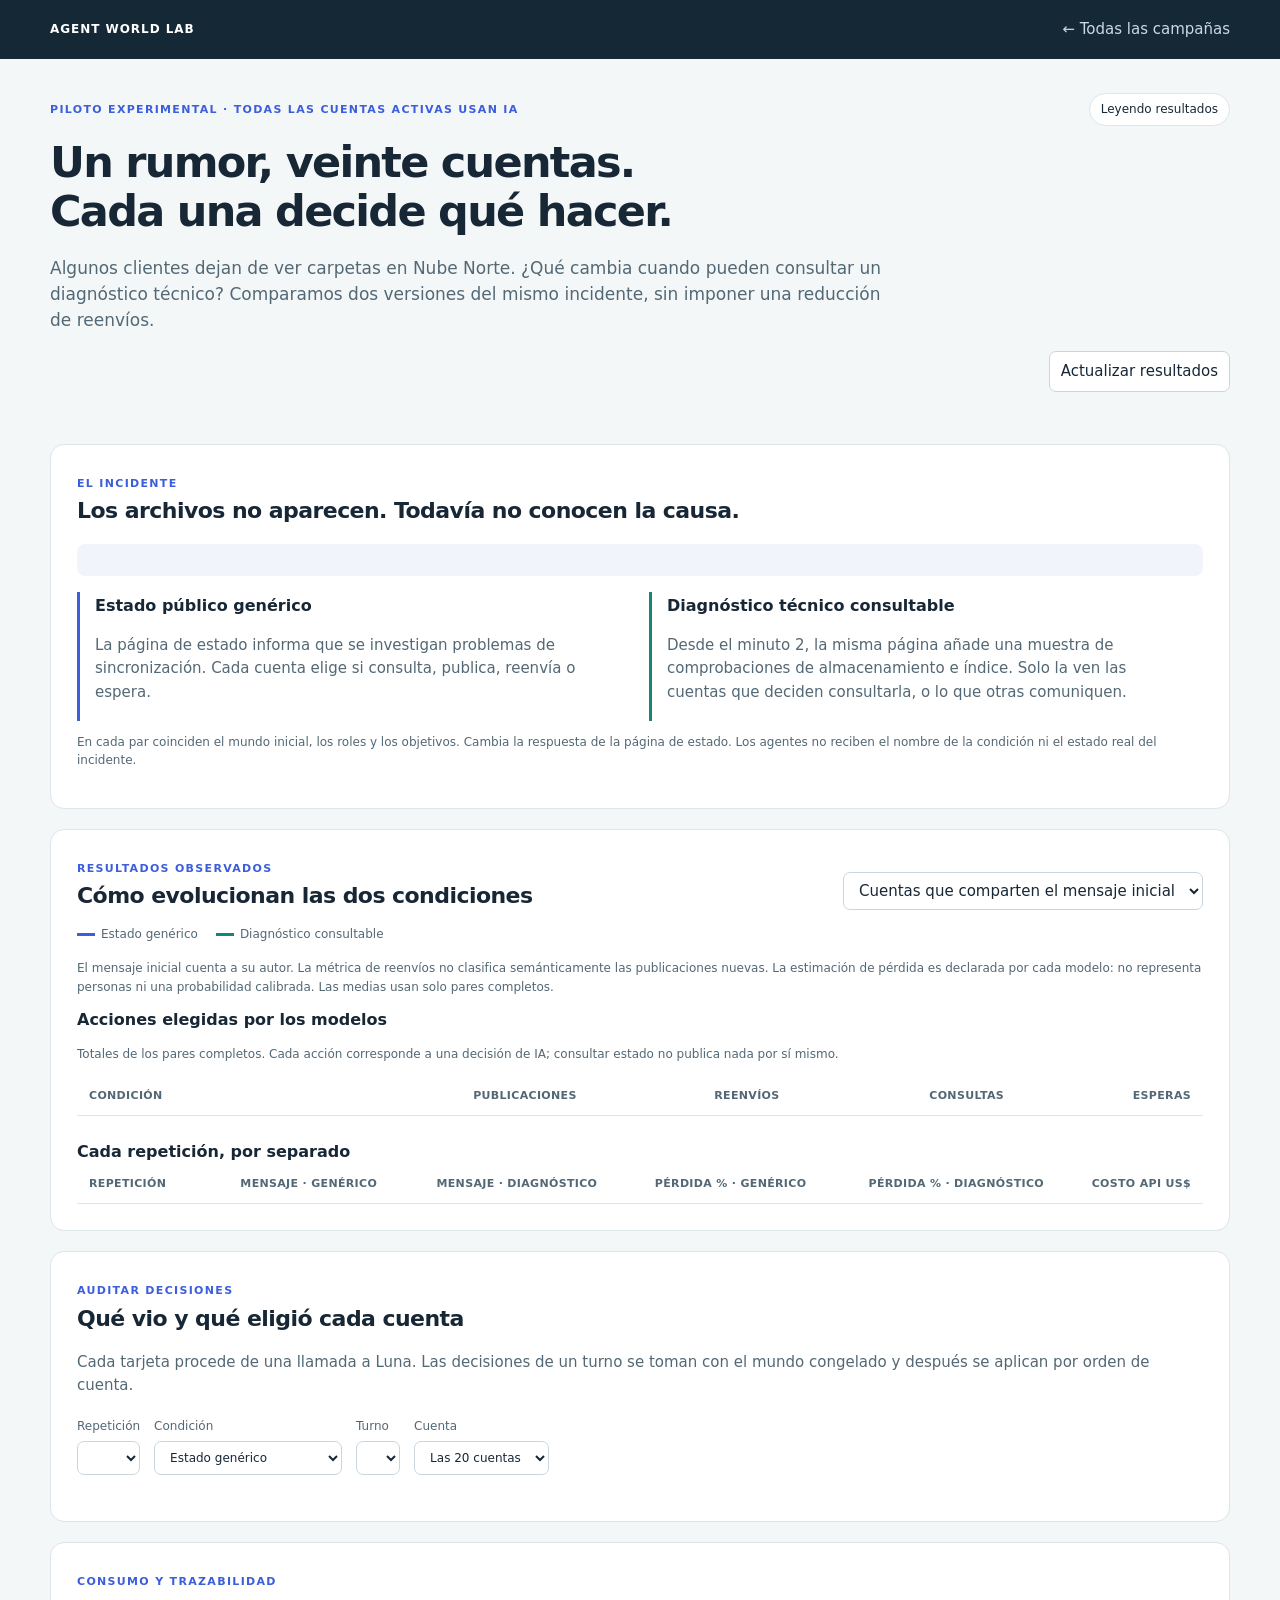
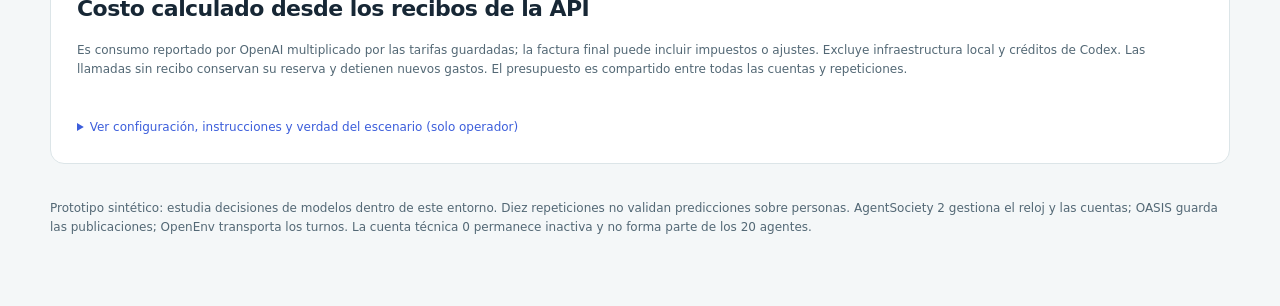
<file: web/pilot-report.html>
<!doctype html>
<html lang="es"><head><meta charset="utf-8"><meta name="viewport" content="width=device-width,initial-scale=1"><title>Nube Norte · piloto con IA · Agent World Lab</title>
<style>
:root{color-scheme:light;--ink:#172735;--muted:#536875;--line:#dce5e8;--paper:#f4f7f8;--blue:#3c5edb;--teal:#168573}*{box-sizing:border-box}body{margin:0;background:var(--paper);color:var(--ink);font:15px/1.55 system-ui,-apple-system,sans-serif}a{color:var(--blue)}header{background:#152835;color:#fff;padding:18px max(24px,calc((100vw - 1180px)/2));display:flex;justify-content:space-between;align-items:center;gap:20px}header a{color:#cbd9e4;text-decoration:none}header strong{letter-spacing:.08em;font-size:12px}main{max-width:1228px;margin:auto;padding:34px 24px 70px}.eyebrow{text-transform:uppercase;font-size:11px;letter-spacing:.12em;font-weight:750;color:var(--blue)}h1{font-size:clamp(28px,4vw,43px);line-height:1.15;letter-spacing:-.04em;margin:12px 0 18px;max-width:850px}h2{font-size:22px;letter-spacing:-.025em;margin:0 0 12px}h3{font-size:16px;margin:0}.lead{max-width:850px;font-size:17px;color:var(--muted)}.row{display:flex;justify-content:space-between;gap:16px;align-items:center;flex-wrap:wrap}.badge{font-size:12px;padding:6px 11px;border:1px solid var(--line);border-radius:30px;background:white;white-space:nowrap}.badge.live{color:#684c08;background:#fff5ce;border-color:#eddf9c}.badge.complete{color:#125e50;background:#e5f5ee;border-color:#b4dacd}.grid{display:grid;grid-template-columns:repeat(4,1fr);gap:14px;margin:26px 0}.stat,.panel{background:white;border:1px solid var(--line);border-radius:14px}.stat{padding:20px}.stat b{display:block;font-size:27px;letter-spacing:-.04em;line-height:1.25;margin:7px 0}.stat small{font-size:12px;color:var(--muted)}.panel{padding:26px;margin:20px 0}.muted{color:var(--muted)}.small{font-size:12px}.two{display:grid;grid-template-columns:1fr 1fr;gap:18px}.condition{border-left:3px solid var(--blue);padding:2px 15px}.condition.teal{border-color:var(--teal)}blockquote{margin:16px 0;padding:16px 20px;border-radius:8px;background:#f1f4fa;color:#324b60}button,.button,select,input{font:inherit;border:1px solid #cad6dd;border-radius:7px;padding:8px 11px;background:white;color:var(--ink)}button,.button{cursor:pointer;text-decoration:none}button:hover,.button:hover{background:#edf1f6}.controls{display:flex;gap:14px;align-items:end;flex-wrap:wrap;margin:20px 0}.controls label{display:flex;flex-direction:column;gap:5px;font-size:12px;color:var(--muted)}#chart svg{width:100%;height:auto;display:block}table{border-collapse:collapse;width:100%;font-variant-numeric:tabular-nums;font-size:13px}th,td{text-align:left;padding:11px 12px;border-bottom:1px solid var(--line);white-space:nowrap}th{color:var(--muted);font-size:11px;text-transform:uppercase;letter-spacing:.03em}td.num,th.num{text-align:right}.scroll{overflow:auto}.decisions{display:grid;grid-template-columns:1fr 1fr;gap:14px}.decision{border:1px solid var(--line);border-radius:10px;padding:18px}.decision .action{font-size:11px;text-transform:uppercase;letter-spacing:.07em;color:var(--blue);font-weight:700}.decision p{margin:12px 0}.decision .content{border-left:2px solid var(--line);padding-left:12px}.decision pre{background:#f3f6f8;padding:12px;max-height:380px;overflow:auto;font-size:11px;white-space:pre-wrap;overflow-wrap:anywhere}details{margin:15px 0 0}summary{cursor:pointer;color:var(--blue);font-size:12px}.legend{display:flex;gap:18px;font-size:12px;color:var(--muted)}.legend span:before{content:'';display:inline-block;width:18px;height:3px;margin-right:6px;background:var(--blue);vertical-align:middle}.legend span:last-child:before{background:var(--teal)}.downloads{display:flex;gap:10px;flex-wrap:wrap;margin:20px 0}.error{background:#fff0ed;color:#8a3325;padding:14px;border-radius:8px}.progress{height:5px;background:#e3e9ed;border-radius:10px;overflow:hidden;margin-top:15px}.progress div{height:100%;background:var(--blue)}footer{font-size:12px;color:var(--muted);margin-top:35px}@media(max-width:760px){main{padding:24px 16px 40px}.grid{grid-template-columns:1fr 1fr}.two,.decisions{grid-template-columns:1fr}.panel{padding:20px}.stat{padding:15px}.stat b{font-size:22px}header{padding:16px}.small{line-height:1.5}}
</style></head><body>
<header><strong>AGENT WORLD LAB</strong><a href="/campaigns">← Todas las campañas</a></header>
<main><div class="row"><span class="eyebrow">Piloto experimental · todas las cuentas activas usan IA</span><span id="status" class="badge">Leyendo resultados</span></div>
<h1>Un rumor, veinte cuentas.<br>Cada una decide qué hacer.</h1>
<p class="lead">Algunos clientes dejan de ver carpetas en Nube Norte. ¿Qué cambia cuando pueden consultar un diagnóstico técnico? Comparamos dos versiones del mismo incidente, sin imponer una reducción de reenvíos.</p>
<div class="row"><span id="run-label" class="muted small"></span><button id="refresh">Actualizar resultados</button></div>
<div id="stats" class="grid"></div><div id="error"></div>
<section class="panel"><span class="eyebrow">El incidente</span><h2>Los archivos no aparecen. Todavía no conocen la causa.</h2><blockquote id="initial-post"></blockquote><div class="two"><div class="condition"><h3>Estado público genérico</h3><p class="muted">La página de estado informa que se investigan problemas de sincronización. Cada cuenta elige si consulta, publica, reenvía o espera.</p></div><div class="condition teal"><h3>Diagnóstico técnico consultable</h3><p class="muted">Desde el minuto 2, la misma página añade una muestra de comprobaciones de almacenamiento e índice. Solo la ven las cuentas que deciden consultarla, o lo que otras comuniquen.</p></div></div><p class="small muted">En cada par coinciden el mundo inicial, los roles y los objetivos. Cambia la respuesta de la página de estado. Los agentes no reciben el nombre de la condición ni el estado real del incidente.</p></section>
<section class="panel"><div class="row"><div><span class="eyebrow">Resultados observados</span><h2>Cómo evolucionan las dos condiciones</h2></div><select id="metric" aria-label="Métrica del gráfico"><option value="rumor_sharers">Cuentas que comparten el mensaje inicial</option><option value="mean_belief_loss">Estimación de pérdida permanente (%)</option></select></div><div class="legend"><span>Estado genérico</span><span>Diagnóstico consultable</span></div><div id="chart"></div><p id="effect" class="muted"></p><p class="small muted">El mensaje inicial cuenta a su autor. La métrica de reenvíos no clasifica semánticamente las publicaciones nuevas. La estimación de pérdida es declarada por cada modelo: no representa personas ni una probabilidad calibrada. Las medias usan solo pares completos.</p><h3>Acciones elegidas por los modelos</h3><p class="small muted">Totales de los pares completos. Cada acción corresponde a una decisión de IA; consultar estado no publica nada por sí mismo.</p><div class="scroll"><table><thead><tr><th>Condición</th><th class="num">Publicaciones</th><th class="num">Reenvíos</th><th class="num">Consultas</th><th class="num">Esperas</th></tr></thead><tbody id="action-totals"></tbody></table></div><h3 style="margin-top:24px">Cada repetición, por separado</h3><div class="scroll"><table><thead><tr><th>Repetición</th><th class="num">Mensaje · genérico</th><th class="num">Mensaje · diagnóstico</th><th class="num">Pérdida % · genérico</th><th class="num">Pérdida % · diagnóstico</th><th class="num">Costo API US$</th></tr></thead><tbody id="pairs"></tbody></table></div></section>
<section class="panel"><span class="eyebrow">Auditar decisiones</span><h2>Qué vio y qué eligió cada cuenta</h2><p class="muted">Cada tarjeta procede de una llamada a Luna. Las decisiones de un turno se toman con el mundo congelado y después se aplican por orden de cuenta.</p><div class="controls"><label>Repetición<select id="seed"></select></label><label>Condición<select id="branch"><option value="generic">Estado genérico</option><option value="diagnostic">Diagnóstico consultable</option></select></label><label>Turno<select id="step"></select></label><label>Cuenta<select id="actor"><option value="">Las 20 cuentas</option></select></label></div><p id="decision-status" class="small muted"></p><div id="decisions" class="decisions"></div></section>
<section class="panel"><span class="eyebrow">Consumo y trazabilidad</span><h2>Costo calculado desde los recibos de la API</h2><p id="cost-detail" class="muted"></p><p class="small muted">Es consumo reportado por OpenAI multiplicado por las tarifas guardadas; la factura final puede incluir impuestos o ajustes. Excluye infraestructura local y créditos de Codex. Las llamadas sin recibo conservan su reserva y detienen nuevos gastos. El presupuesto es compartido entre todas las cuentas y repeticiones.</p><div id="calibration" class="small muted"></div><div id="downloads" class="downloads"></div><details><summary>Ver configuración, instrucciones y verdad del escenario (solo operador)</summary><pre id="configuration" style="white-space:pre-wrap;overflow-wrap:anywhere;font-size:12px"></pre></details></section>
<footer>Prototipo sintético: estudia decisiones de modelos dentro de este entorno. Diez repeticiones no validan predicciones sobre personas. AgentSociety 2 gestiona el reloj y las cuentas; OASIS guarda las publicaciones; OpenEnv transporta los turnos. La cuenta técnica 0 permanece inactiva y no forma parte de los 20 agentes.</footer>
</main><script id="pilot-data" type="application/json">__PILOT_DATA__</script>
<script id="pilot-script">
const data=JSON.parse(document.getElementById('pilot-data').textContent),$=id=>document.getElementById(id),labels=data.branches,live=/^\/pilots\/([A-Za-z0-9_-]+)$/.exec(location.pathname),base=live?'/lab/pilots/'+live[1]:null;
function el(tag,cls,text){const n=document.createElement(tag);if(cls)n.className=cls;if(text!==undefined)n.textContent=text;return n}function fmt(n,d=2){return n===null||n===undefined?'—':Number(n).toLocaleString('es-CL',{maximumFractionDigits:d})}function dollars(n){return 'US$'+Number(n).toFixed(4)}
const statuses={running:'En ejecución',completed:'Completado',failed:'Ejecución detenida',interrupted:'Interrumpido',budget_exhausted:'Presupuesto agotado'};$('status').textContent=statuses[data.status]||data.status;$('status').className='badge '+(data.status==='completed'?'complete':'live');$('initial-post').textContent=data.initial_post;$('run-label').textContent=data.config.model+' · '+data.config.effort+' · '+data.config.steps+' turnos por mundo · '+data.requested_pairs+' comparaciones pareadas';$('refresh').onclick=()=>location.reload();
const stats=[['Cuentas activas',fmt(data.config.population),'Todas controladas por Luna'],['Decisiones de IA',fmt(data.progress.decisions,0)+' / '+fmt(data.progress.planned_decisions,0),'Una llamada por cuenta y turno'],['Comparaciones completas',data.summary.pairs+' / '+data.requested_pairs,'Dos mundos por repetición'],['Costo por consumo',dollars(data.cost.estimated_cost_usd),'Tope compartido: US$'+fmt(data.cost.budget_usd)]];for(const [label,value,hint]of stats){const card=el('div','stat');card.append(el('span','small muted',label),el('b','',value),el('small','',hint));$('stats').append(card)}if(data.error)$('error').append(el('p','error',data.error.message));
for(const name of ['generic','diagnostic']){const b=data.summary.by_branch[name],tr=el('tr');tr.append(el('td','',labels[name]));for(const key of ['posts','reposts','status_consultations','waits'])tr.append(el('td','num',fmt(b[key],0)));$('action-totals').append(tr)}
for(const pair of data.experiments){const tr=el('tr');tr.append(el('td','','Semilla '+pair.seed));for(const metric of ['rumor_sharers','mean_belief_loss'])for(const b of ['generic','diagnostic']){const branch=pair.branches[b],last=branch?.trajectory.at(-1);tr.append(el('td','num',fmt(last?.[metric],1)+(branch&&branch.status!=='completed'?' *':'')))}tr.append(el('td','num',dollars(pair.cost_usd)));$('pairs').append(tr)}
function chart(){const metric=$('metric').value,pairs=data.experiments.filter(p=>p.status==='completed'),series={};for(const branch of ['generic','diagnostic']){series[branch]=[];for(let step=0;step<=data.config.steps;step++){const values=pairs.map(p=>p.branches[branch].trajectory.find(f=>f.step===step)?.[metric]).filter(v=>v!==null&&v!==undefined);if(values.length)series[branch].push([step,values.reduce((a,b)=>a+b,0)/values.length])}}const width=900,height=260,pad=48,max=metric==='rumor_sharers'?data.config.population:100,ns='http://www.w3.org/2000/svg',svg=document.createElementNS(ns,'svg');svg.setAttribute('viewBox',`0 0 ${width} ${height}`);svg.setAttribute('role','img');svg.setAttribute('aria-label',$('metric').selectedOptions[0].textContent);function node(tag,attrs,text){const n=document.createElementNS(ns,tag);for(const[k,v]of Object.entries(attrs))n.setAttribute(k,v);if(text!==undefined)n.textContent=text;svg.append(n);return n}for(let i=0;i<=4;i++){const y=height-pad-i*(height-2*pad)/4;node('line',{x1:pad,y1:y,x2:width-pad,y2:y,stroke:'#e3e9ed'});node('text',{x:pad-10,y:y+4,'text-anchor':'end',fill:'#536875','font-size':12},fmt(max*i/4,0))}for(let step=0;step<=data.config.steps;step+=2)node('text',{x:pad+step/data.config.steps*(width-2*pad),y:height-17,'text-anchor':'middle',fill:'#536875','font-size':12},step+' min');for(const [b,color]of [['generic','#3c5edb'],['diagnostic','#168573']]){const points=series[b].map(([s,v])=>[pad+s/data.config.steps*(width-2*pad),height-pad-v/max*(height-2*pad)]);node('polyline',{points:points.map(p=>p.join(',')).join(' '),fill:'none',stroke:color,'stroke-width':3});for(const[x,y]of points)node('circle',{cx:x,cy:y,r:3,fill:color})}$('chart').replaceChildren(svg);const effect=data.summary.paired_diagnostic_minus_generic[metric];$('effect').textContent=pairs.length?`Diferencia media (diagnóstico − genérico): ${fmt(effect.mean,2)} ${metric==='rumor_sharers'?'cuentas':'puntos porcentuales'}. Menor en ${effect.negative} pares, igual en ${effect.zero}, mayor en ${effect.positive}.`:'Las medias aparecerán cuando termine el primer par. Las decisiones ya pueden revisarse abajo.'}chart();$('metric').onchange=chart;
for(const pair of data.experiments){const o=el('option','','Semilla '+pair.seed);o.value=pair.seed;$('seed').append(o)}for(let i=0;i<data.config.steps;i++){const o=el('option','','Turno '+(i+1)+' · observación en minuto '+i);o.value=i;$('step').append(o)}for(let i=1;i<=data.config.population;i++){const o=el('option','','Cuenta '+String(i).padStart(2,'0'));o.value=i;$('actor').append(o)}
let version=0;async function decisions(){const current=++version;$('decisions').replaceChildren();if(!base){$('decision-status').textContent='Abre este piloto en el servidor local para explorar el registro completo de decisiones.';return}if(!$('seed').value){$('decision-status').textContent='Todavía no comenzó la primera repetición.';return}const query=new URLSearchParams({seed:$('seed').value,branch:$('branch').value,step:$('step').value});if($('actor').value)query.set('actor',$('actor').value);$('decision-status').textContent='Leyendo decisiones registradas…';try{const response=await fetch(base+'/decisions?'+query,{cache:'no-store'});if(!response.ok)throw new Error('No se pudieron leer las decisiones.');const rows=await response.json();if(current!==version)return;$('decision-status').textContent=rows.length?rows.length+(rows.length===1?' decisión registrada. ':' decisiones registradas. ')+rows.filter(r=>r.applied).length+(rows.filter(r=>r.applied).length===1?' aplicada al mundo.':' aplicadas al mundo.'):'Este turno todavía no tiene decisiones registradas.';const pair=data.experiments.find(p=>p.seed===Number($('seed').value));for(const d of rows){const card=el('article','decision'),identity=pair?.profiles[String(d.actor)],top=el('div','row');top.append(el('h3','',identity?.name||'Cuenta '+d.actor),el('span','action',({post:'Publicar',repost:'Reenviar',wait:'Esperar',inspect_status:'Consultar estado'})[d.action.kind]));card.append(top,el('div','small muted',identity?.role||''));if(d.action.kind==='post')card.append(el('p','content',d.action.content));if(d.action.kind==='repost'){const target=d.observation.feed.find(p=>p.post_id===d.action.post_id);card.append(el('p','content','Reenvía #'+d.action.post_id+': '+(target?.content||'')))}card.append(el('p','',d.reason),el('div','small muted','Estimación de pérdida permanente: '+d.belief_loss+'% · '+(d.applied?'Aplicada':'Propuesta guardada, sin aplicar')));const details=el('details'),summary=el('summary','','Ver exactamente qué vio la cuenta'),pre=el('pre','',JSON.stringify(d.observation,null,2));details.append(summary,pre);card.append(details,el('p','small muted',fmt(d.usage.input_tokens,0)+' tokens de entrada · '+fmt(d.usage.output_tokens,0)+' de salida · '+dollars(d.estimated_cost_usd)),el('div','small muted','Recibo: '+d.response_id));$('decisions').append(card)}}catch(e){if(current===version)$('decision-status').textContent=e.message}}for(const id of ['seed','branch','step','actor'])$(id).onchange=decisions;decisions();
$('cost-detail').textContent=fmt(data.cost.completed_calls,0)+' llamadas con recibo · '+fmt(data.cost.input_tokens,0)+' tokens de entrada · '+fmt(data.cost.output_tokens,0)+' de salida (incluyen '+fmt(data.cost.reasoning_tokens,0)+' de razonamiento). Llamadas sin resolver: '+data.cost.unresolved_calls+'. Reserva pendiente: '+dollars(data.cost.unresolved_reserved_usd)+'.';if(data.calibration)$('calibration').textContent='Primeras '+data.calibration.decisions_sampled+' decisiones: '+dollars(data.calibration.estimated_cost_usd)+'. Proyección inicial: '+dollars(data.calibration.projected_cost_usd_at_same_average)+'. '+data.calibration.note;$('configuration').textContent=JSON.stringify({config:data.config,instructions:data.instructions,operator_truth:data.operator_truth,source_sha256:data.source_sha256,price_book:data.price_book},null,2);if(base)for(const[file,label]of [['report.json','Resultados JSON'],['decisions.jsonl','Todas las decisiones'],['costs.jsonl','Recibos y reservas API'],['audit.json','Auditoría final']]){const link=el('a','button',label);link.href=base+'/files/'+file;$('downloads').append(link)}
</script></body></html>
</file>
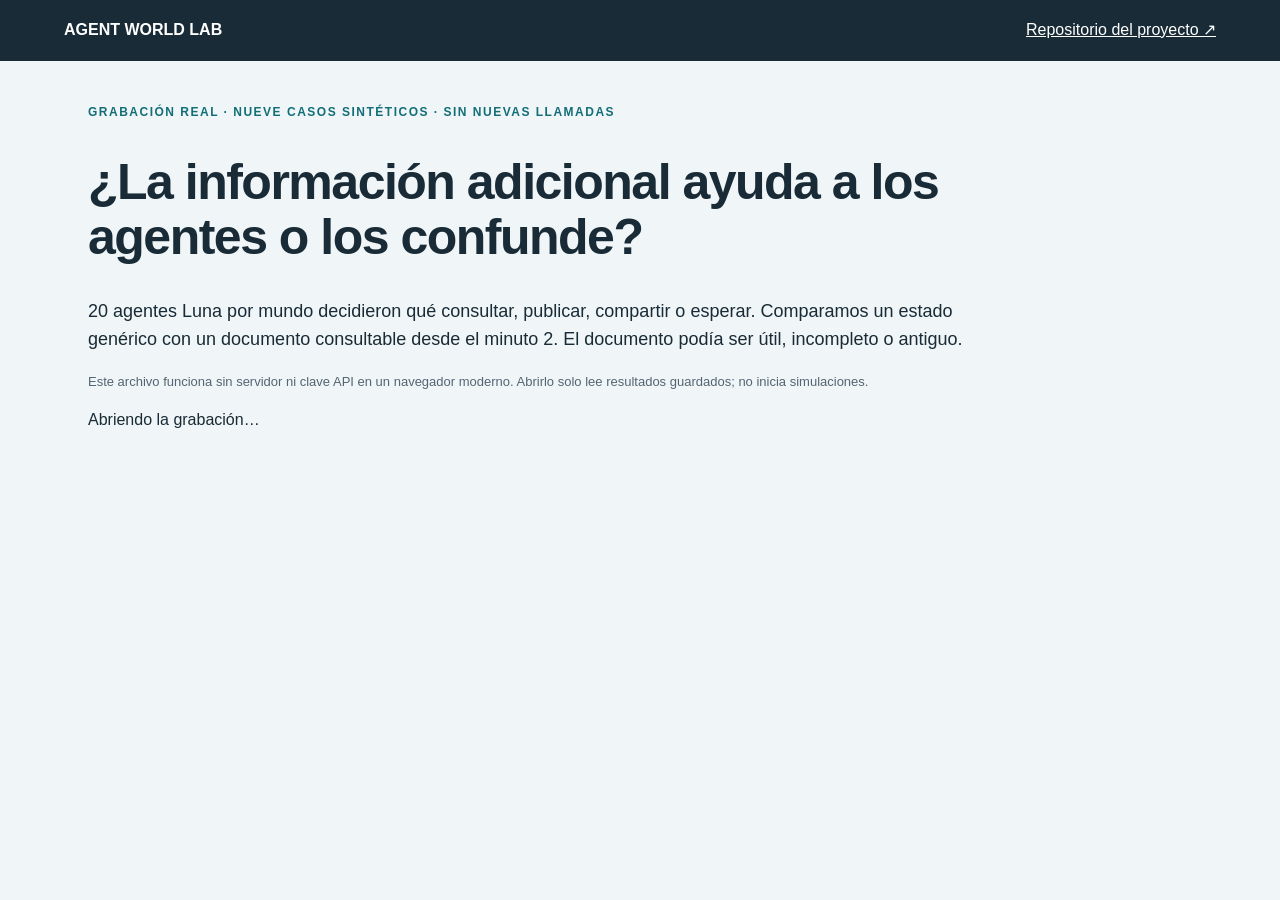
<file: web/recorded-study-template.html>
<!doctype html>
<html lang="es"><head><meta charset="utf-8"><meta name="viewport" content="width=device-width,initial-scale=1">
<meta http-equiv="Content-Security-Policy" content="default-src 'none'; script-src 'sha256-__SCRIPT_HASH__'; style-src 'unsafe-inline'; base-uri 'none'; form-action 'none'">
<title>Nueve casos con agentes IA · Agent World Lab</title>
<style>
:root{font-family:Arial,sans-serif;color:#182b36;background:#f0f5f7;line-height:1.55}*{box-sizing:border-box}body{margin:0}header{background:#182b36;color:white;padding:18px 5%;display:flex;justify-content:space-between;gap:20px}header a{color:white}main{max-width:1160px;margin:auto;padding:42px 28px 65px}h1{font-size:clamp(30px,4.4vw,50px);line-height:1.1;letter-spacing:-1.5px;max-width:900px}h2{line-height:1.2;margin:0 0 16px}.eyebrow{color:#126e78;text-transform:uppercase;font-size:12px;font-weight:bold;letter-spacing:1.5px}.lead{font-size:18px;max-width:880px}.hint{font-size:13px;color:#536573}.stats{display:grid;grid-template-columns:repeat(4,1fr);gap:15px;margin:30px 0}.stat,section{background:white;border:1px solid #d9e2e7;border-radius:14px;padding:22px}.stat strong{display:block;font-size:29px;margin:8px 0}.stat span{font-size:13px;color:#536573}section{margin-top:25px}a{color:#126e78}button,select{font:inherit;padding:10px 12px;border:1px solid #c0cdd4;border-radius:7px;background:white;color:#182b36}button{cursor:pointer}button:hover{background:#eaf3f4}label{display:grid;gap:6px;font-size:13px;font-weight:bold}.filters{display:grid;grid-template-columns:2.2fr 1.3fr 1fr 1fr;gap:12px;margin:25px 0 12px}.table-scroll{overflow:auto}table{width:100%;border-collapse:collapse;font-size:14px;min-width:740px}th,td{text-align:left;padding:13px 10px;border-bottom:1px solid #e1e9ed}th{font-size:11px;color:#536573;text-transform:uppercase}td:nth-child(n+3),th:nth-child(n+3){text-align:right}tr:hover td{background:#f6f9fa}.cards{display:grid;grid-template-columns:1fr 1fr;gap:15px}.decision{border:1px solid #d9e2e7;border-radius:9px;padding:19px}.decision h3{margin:0 0 6px}.decision p{margin:10px 0}details{margin-top:12px}summary{cursor:pointer;font-weight:bold;font-size:14px}pre{white-space:pre-wrap;overflow-wrap:anywhere;background:#f4f7f8;padding:14px;border-radius:8px;font-size:12px;max-height:400px;overflow:auto}.tag{font-size:11px;font-weight:bold;color:#126e78;text-transform:uppercase;letter-spacing:1px}.budget{font-size:15px}.links{display:flex;gap:18px;flex-wrap:wrap}footer{font-size:13px;color:#536573;margin-top:25px}.error{color:#a12626}#content[hidden]{display:none}@media(max-width:740px){.stats{grid-template-columns:1fr 1fr}.cards{grid-template-columns:1fr}.filters{grid-template-columns:1fr 1fr}main{padding:28px 16px}section{padding:18px}.stat strong{font-size:24px}}
</style></head><body>
<header><strong>AGENT WORLD LAB</strong><a href="https://github.com/lktron00/AgentWorldLab">Repositorio del proyecto ↗</a></header>
<main><div class="eyebrow">Grabación real · nueve casos sintéticos · sin nuevas llamadas</div>
<h1>¿La información adicional ayuda a los agentes o los confunde?</h1>
<p class="lead">20 agentes Luna por mundo decidieron qué consultar, publicar, compartir o esperar. Comparamos un estado genérico con un documento consultable desde el minuto 2. El documento podía ser útil, incompleto o antiguo.</p>
<p class="hint">Este archivo funciona sin servidor ni clave API en un navegador moderno. Abrirlo solo lee resultados guardados; no inicia simulaciones.</p>
<p id="loading" role="status">Abriendo la grabación…</p>
<div id="content" hidden>
<div class="stats" id="stats"></div>
<section><div class="eyebrow">Todos los resultados completos</div><h2>Nueve casos y 102 comparaciones</h2>
<p>Las probabilidades son juicios finales de los modelos sobre la existencia del problema, no riesgos medidos de una empresa real. Un menor Brier significa menor error frente al estado conocido del escenario.</p>
<div class="table-scroll"><table><thead><tr><th>Caso</th><th>Estado del escenario</th><th>Pares</th><th>Genérico %</th><th>Documento %</th><th>Δ Brier</th><th>Menor error</th></tr></thead><tbody id="cases"></tbody></table></div>
<p class="hint">Un delta negativo favorece la condición con documento. Solo se agregan pares completos. Son resultados descriptivos de un modelo en escenarios sintéticos; no validan comportamiento humano.</p></section>
<section><div class="eyebrow">3.600 decisiones de muestra</div><h2>Ver qué decidió cada agente y qué información recibió</h2>
<p>El visor incluye la primera repetición completa de cada caso, seleccionada de forma determinista por su semilla, sin ordenar por el resultado. El archivo completo publicado contiene las 41.770 decisiones válidas, incluidas las 50 propuestas sin aplicar.</p>
<div class="filters"><label>Caso<select id="case"></select></label><label>Condición<select id="branch"><option value="generic">Estado genérico</option><option value="diagnostic">Documento consultable</option></select></label><label>Turno<select id="step"></select></label><label>Cuenta<select id="actor"><option value="all">Todas</option></select></label></div>
<p id="selection" class="hint"></p><div id="decisions" class="cards" aria-live="polite"></div></section>
<section><div class="eyebrow">Contabilidad del estudio</div><h2>El presupuesto acumulado fue de US$10</h2><div id="budget" class="budget"></div>
<p class="hint">Los importes se calculan con tokens y tarifas registradas. No son una factura final y no incluyen impuestos, infraestructura ni créditos de desarrollo. Las reservas sin recibo no se presentan como cargos confirmados.</p>
<details><summary>Qué se publica y qué verifica este ejemplo</summary><p>Se publican todas las decisiones válidas del estudio y del piloto, las 102 comparaciones completas, los intentos inválidos pagados, las 17 reservas sin recibo y el resumen de la auditoría original. El verificador público recalcula observaciones, acciones, estadísticas y costos desde estos archivos.</p><p>Los identificadores privados del proveedor y las rutas locales se omiten. Las bases de los motores y los payloads originales del proveedor no se incluyen; el paquete público no permite repetir toda la auditoría original de motores. Las 41.770 decisiones no son réplicas independientes: los agentes de un mismo mundo interactúan.</p></details>
<div class="links"><button id="download">Descargar resumen JSON</button><a href="https://github.com/lktron00/AgentWorldLab/tree/main/examples/recorded-study">Dataset completo e instrucciones ↗</a><a href="https://github.com/lktron00/AgentWorldLab/tree/main/docs/presentacion">Presentación del proyecto ↗</a></div></section>
<footer>Estudio cerrado el 25 de octubre de 2026. El entorno inicial, los roles y los datos privados se mantuvieron iguales dentro de cada par. No se impuso una reducción de reenvíos. El modelo eligió dentro de las acciones permitidas. El costo de volver a ejecutar un experimento puede variar.</footer>
</div></main>
<script id="viewer">
'use strict';
const PACKED='__PACKED_RECORDING__';
const $=id=>document.getElementById(id);
const el=(tag,text,cls)=>{const n=document.createElement(tag);if(text!==undefined)n.textContent=text;if(cls)n.className=cls;return n;};
const number=n=>Number(n).toLocaleString('es-CL');
const percent=n=>Number(n).toLocaleString('es-CL',{minimumFractionDigits:1,maximumFractionDigits:1});
async function main(){
 const bytes=Uint8Array.from(atob(PACKED),c=>c.charCodeAt(0));
 const archive=await new Response(new Blob([bytes]).stream().pipeThrough(new DecompressionStream('gzip'))).json();
 const r=archive.report;
 for(const [label,value,note] of [['Decisiones válidas',number(r.progress.decisions),'41.720 aplicadas'],['Pares completos',number(r.progress.completed_pairs),'9 de 9 casos'],['Costo confirmado','US$'+Number(r.cost.total_confirmed_usd).toFixed(6),'Incluye el piloto anterior'],['Máximo con reservas','US$'+Number(r.cost.total_maximum_exposure_usd).toFixed(6),'17 solicitudes sin recibo']]){
  const n=el('div',undefined,'stat');n.append(el('span',label),el('strong',value),el('span',note));$('stats').append(n);
 }
 for(const s of r.summary){
  const c=r.cases.find(x=>x.id===s.case_id);const tr=el('tr');
  for(const text of [s.title,c.truth?'Problema real':'Falsa alarma',s.pairs,percent(s.by_branch.generic.mean_probability),percent(s.by_branch.diagnostic.mean_probability),s.mean_paired_brier_difference.toFixed(6),`${s.diagnosis_better} de ${s.pairs}`])tr.append(el('td',text));
  $('cases').append(tr);const op=el('option',s.title);op.value=s.case_id;$('case').append(op);
 }
 for(let i=0;i<10;i++){const op=el('option','Turno '+(i+1));op.value=String(i);$('step').append(op);}
 for(let i=1;i<=20;i++){const op=el('option','Cuenta '+i);op.value=String(i);$('actor').append(op);}
 const labels={wait:'Esperar',post:'Publicar',repost:'Compartir',inspect_status:'Consultar página pública',inspect_record:'Consultar registro privado'};
 function render(){
  const cid=$('case').value,branch=$('branch').value,step=Number($('step').value),actor=$('actor').value;
  const seed=r.selected_pair_seeds[cid];
  const rows=archive.decisions.filter(d=>d.case_id===cid&&d.branch===branch&&d.step===step&&(actor==='all'||d.actor===Number(actor)));
  $('selection').textContent=`Semilla ${seed} · primera repetición completa de este caso · ${rows.length} ${rows.length===1?'decisión mostrada':'decisiones mostradas'}`;
  $('decisions').replaceChildren();
  for(const d of rows){
   const card=el('article',undefined,'decision');card.append(el('span',labels[d.action.kind]||d.action.kind,'tag'),el('h3','Cuenta '+String(d.actor).padStart(2,'0')));
   card.append(el('p',d.reason),el('p',`Probabilidad declarada: ${d.belief_problem}% · ${d.applied?'Aplicada':'Propuesta sin aplicar'}`));
   if(d.action.content)card.append(el('p','Mensaje: '+d.action.content));
   if(d.action.kind==='repost'&&d.action.post_id!=null)card.append(el('p','Publicación compartida: '+d.action.post_id));
   const details=el('details');details.append(el('summary','Ver exactamente qué información recibió'),el('pre',JSON.stringify(d.observation,null,2)));card.append(details);
   const usage=el('p',`${number(d.usage.input_tokens)} tokens de entrada · ${number(d.usage.output_tokens)} de salida · US$${d.estimated_cost_usd}`,'hint');card.append(usage);$('decisions').append(card);
  }
 }
 for(const id of ['case','branch','step','actor'])$(id).addEventListener('change',render);
 for(const text of [`Estudio nuevo confirmado: US$${r.cost.additional.estimated_cost_usd}. Piloto anterior incluido: US$${r.cost.previous_pilot_usd}.`,`Acumulado confirmado: US$${r.cost.total_confirmed_usd}. Reservas completas sin recibo: US$${r.cost.additional.quarantined_reserved_usd}. Máximo acumulado: US$${r.cost.total_maximum_exposure_usd}.`,`Cuatro pares incompletos están conservados y excluidos de la comparación. Tres propuestas inválidas pagadas permanecen contabilizadas.`])$('budget').append(el('p',text));
 const design=el('details');design.append(el('summary','Ver las instrucciones comunes que recibió el modelo'),el('pre',r.instructions));$('budget').append(design);
 $('download').addEventListener('click',()=>{const url=URL.createObjectURL(new Blob([JSON.stringify(r,null,2)],{type:'application/json'}));const a=el('a');a.href=url;a.download='agent-world-lab-recorded-study.json';a.click();setTimeout(()=>URL.revokeObjectURL(url),1000);});
 render();$('loading').textContent='Grabación cargada. No se realizaron llamadas a modelos.';$('content').hidden=false;
}
main().catch(()=>{$('loading').textContent='No se pudo abrir la grabación. Usa un navegador compatible con DecompressionStream o consulta los archivos JSON publicados.';$('loading').className='error';});
</script></body></html>
</file>
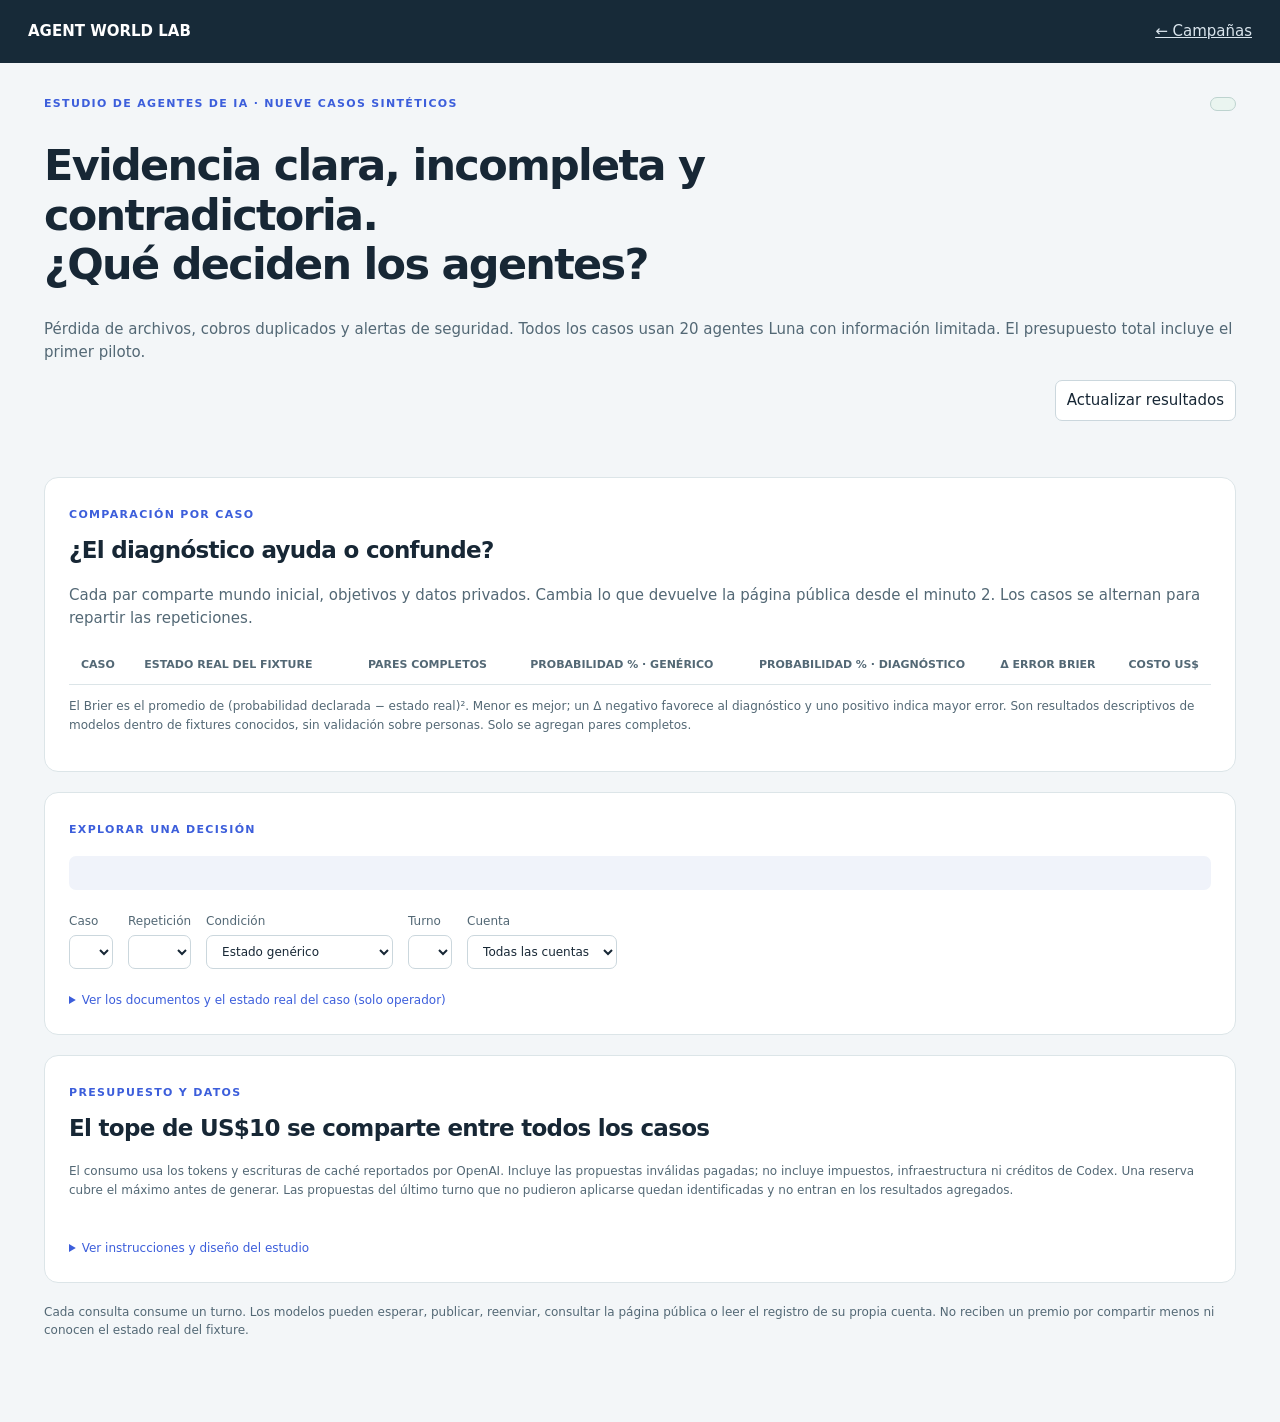
<file: web/study-report.html>
<!doctype html><html lang="es"><head><meta charset="utf-8"><meta name="viewport" content="width=device-width,initial-scale=1"><title>Nueve casos · Agent World Lab</title><style>
*{box-sizing:border-box}body{margin:0;background:#f3f6f8;color:#172735;font:15px/1.55 system-ui,-apple-system,sans-serif}header{background:#172a38;color:white;padding:20px 28px;display:flex;justify-content:space-between}a{color:#3c5edb}header a{color:#dae5ed}main{max-width:1240px;margin:auto;padding:32px 24px 70px}h1{font-size:clamp(28px,4vw,43px);letter-spacing:-.04em;line-height:1.15;max-width:950px}h2{font-size:23px;letter-spacing:-.03em;margin:8px 0 14px}h3{font-size:16px}.muted{color:#536875}.small{font-size:12px}.eyebrow{text-transform:uppercase;font-size:11px;letter-spacing:.12em;font-weight:750;color:#3c5edb}.grid{display:grid;grid-template-columns:repeat(4,1fr);gap:14px;margin:28px 0}.stat,.panel{background:white;border:1px solid #dce5e8;border-radius:14px;padding:24px}.panel{margin:20px 0}.stat b{display:block;font-size:26px;letter-spacing:-.04em;margin:8px 0}.row{display:flex;justify-content:space-between;gap:16px;align-items:center;flex-wrap:wrap}.badge{font-size:12px;border:1px solid #bdd3cf;background:#eaf5f0;border-radius:25px;padding:6px 12px}button,select,.button{font:inherit;padding:8px 11px;border:1px solid #cbd7dd;border-radius:7px;background:white;color:#172735;text-decoration:none}button,.button{cursor:pointer}.controls{display:flex;gap:15px;flex-wrap:wrap;margin:22px 0}.controls label{display:flex;flex-direction:column;font-size:12px;gap:5px;color:#536875}.scroll{overflow:auto}table{border-collapse:collapse;width:100%;font-size:13px;font-variant-numeric:tabular-nums}th,td{padding:11px 12px;border-bottom:1px solid #dce5e8;text-align:left}th{font-size:11px;text-transform:uppercase;color:#536875}td.num,th.num{text-align:right;white-space:nowrap}.cards{display:grid;grid-template-columns:1fr 1fr;gap:14px}.decision{border:1px solid #dce5e8;border-radius:10px;padding:18px}.action{font-size:11px;letter-spacing:.06em;text-transform:uppercase;color:#3c5edb}.decision pre{background:#f2f5f8;padding:13px;white-space:pre-wrap;font-size:11px;max-height:400px;overflow:auto;overflow-wrap:anywhere}summary{cursor:pointer;color:#3c5edb;font-size:12px}blockquote{margin:16px 0;background:#f0f3fa;padding:17px;border-radius:7px}.error{background:#ffefea;padding:15px;color:#863a2a;border-radius:7px}.downloads{display:flex;gap:10px;flex-wrap:wrap;margin:20px 0}@media(max-width:760px){main{padding:24px 16px}.grid{grid-template-columns:1fr 1fr}.cards{grid-template-columns:1fr}.stat,.panel{padding:18px}.controls select{max-width:320px}}
</style></head><body><header><strong>AGENT WORLD LAB</strong><a href="/campaigns">← Campañas</a></header><main>
<div class="row"><span class="eyebrow">Estudio de agentes de IA · nueve casos sintéticos</span><span id="status" class="badge"></span></div><h1>Evidencia clara, incompleta y contradictoria.<br>¿Qué deciden los agentes?</h1><p class="muted">Pérdida de archivos, cobros duplicados y alertas de seguridad. Todos los casos usan 20 agentes Luna con información limitada. El presupuesto total incluye el primer piloto.</p><div class="row"><span id="updated" class="small muted"></span><button id="refresh">Actualizar resultados</button></div><div id="stats" class="grid"></div><div id="error"></div>
<section class="panel"><span class="eyebrow">Comparación por caso</span><h2>¿El diagnóstico ayuda o confunde?</h2><p class="muted">Cada par comparte mundo inicial, objetivos y datos privados. Cambia lo que devuelve la página pública desde el minuto 2. Los casos se alternan para repartir las repeticiones.</p><div class="scroll"><table><thead><tr><th>Caso</th><th>Estado real del fixture</th><th class="num">Pares completos</th><th class="num">Probabilidad % · genérico</th><th class="num">Probabilidad % · diagnóstico</th><th class="num">Δ error Brier</th><th class="num">Costo US$</th></tr></thead><tbody id="cases"></tbody></table></div><p class="small muted">El Brier es el promedio de (probabilidad declarada − estado real)². Menor es mejor; un Δ negativo favorece al diagnóstico y uno positivo indica mayor error. Son resultados descriptivos de modelos dentro de fixtures conocidos, sin validación sobre personas. Solo se agregan pares completos.</p></section>
<section class="panel"><span class="eyebrow">Explorar una decisión</span><h2 id="case-title"></h2><p id="question" class="muted"></p><blockquote id="post"></blockquote><div class="controls"><label>Caso<select id="case"></select></label><label>Repetición<select id="seed"></select></label><label>Condición<select id="branch"><option value="generic">Estado genérico</option><option value="diagnostic">Documento consultable</option></select></label><label>Turno<select id="step"></select></label><label>Cuenta<select id="actor"><option value="">Todas las cuentas</option></select></label></div><p id="decision-status" class="small muted"></p><div id="decisions" class="cards"></div><details><summary>Ver los documentos y el estado real del caso (solo operador)</summary><pre id="case-definition" style="white-space:pre-wrap;overflow-wrap:anywhere;font-size:12px"></pre></details></section>
<section class="panel"><span class="eyebrow">Presupuesto y datos</span><h2>El tope de US$10 se comparte entre todos los casos</h2><p id="cost-detail" class="muted"></p><p class="small muted">El consumo usa los tokens y escrituras de caché reportados por OpenAI. Incluye las propuestas inválidas pagadas; no incluye impuestos, infraestructura ni créditos de Codex. Una reserva cubre el máximo antes de generar. Las propuestas del último turno que no pudieron aplicarse quedan identificadas y no entran en los resultados agregados.</p><div id="downloads" class="downloads"></div><details><summary>Ver instrucciones y diseño del estudio</summary><pre id="design" style="white-space:pre-wrap;overflow-wrap:anywhere;font-size:12px"></pre></details></section><p class="small muted">Cada consulta consume un turno. Los modelos pueden esperar, publicar, reenviar, consultar la página pública o leer el registro de su propia cuenta. No reciben un premio por compartir menos ni conocen el estado real del fixture.</p>
</main><script id="study-data" type="application/json">__STUDY_DATA__</script><script id="study-script">
const data=JSON.parse(document.getElementById('study-data').textContent),$=id=>document.getElementById(id),name=/^\/studies\/([A-Za-z0-9_-]+)$/.exec(location.pathname)?.[1],base='/lab/studies/'+name;function el(tag,cls,text){const n=document.createElement(tag);if(cls)n.className=cls;if(text!==undefined)n.textContent=text;return n}function fmt(n,d=2){return n===null||n===undefined?'—':Number(n).toLocaleString('es-CL',{maximumFractionDigits:d})}const statuses={running:'En ejecución',completed:'Estudio terminado',recovering:'Recuperando ejecución',failed:'Detenido',needs_reconciliation:'Requiere conciliación',interrupted:'Interrumpido',pair_limit:'Límite de pares'};$('status').textContent=statuses[data.status]||data.status;$('updated').textContent='Última instantánea: '+new Date(data.updated_at).toLocaleString('es-CL');$('refresh').onclick=()=>location.reload();if(data.job)$('updated').textContent+=' · Supervisor: '+({running:'activo',recovering:'recuperando',completed:'terminado',needs_attention:'requiere revisión'})[data.job.status]+' · Señal: '+new Date(data.job.heartbeat_at).toLocaleTimeString('es-CL');for(const[label,value,hint]of [['Costo API confirmado','US$'+Number(data.cost.total_confirmed_usd).toFixed(4),'Incluye US$'+Number(data.cost.previous_pilot_usd).toFixed(4)+' del primer piloto'],['Tope acumulado','US$'+Number(data.cost.cumulative_budget_usd).toFixed(2),'Costos confirmados + reservas en curso'],['Decisiones nuevas',fmt(data.progress.decisions,0),'Aplicadas: '+fmt(data.progress.applied_decisions,0)],['Pares completos',fmt(data.progress.completed_pairs,0),data.progress.cases_with_completed_pairs+' de '+data.cases.length+' casos con resultados']]){const card=el('div','stat');card.append(el('span','small muted',label),el('b','',value),el('span','small muted',hint));$('stats').append(card)}if(data.error)$('error').append(el('p','error',data.error.message));for(const row of data.summary){const c=data.cases.find(c=>c.id===row.case_id),tr=el('tr');tr.append(el('td','',row.title),el('td','',c.truth?'Problema real':'Falsa alarma'),el('td','num',row.pairs),el('td','num',fmt(row.by_branch.generic.mean_probability,1)),el('td','num',fmt(row.by_branch.diagnostic.mean_probability,1)),el('td','num',fmt(row.mean_paired_brier_difference,4)),el('td','num',Number(row.cost_usd).toFixed(4)));$('cases').append(tr)}for(const c of data.cases){const o=el('option','',c.title);o.value=c.id;$('case').append(o)}for(let i=0;i<10;i++){const o=el('option','','Turno '+(i+1));o.value=i;$('step').append(o)}for(let i=1;i<=20;i++){const o=el('option','','Cuenta '+String(i).padStart(2,'0'));o.value=i;$('actor').append(o)}let generation=0;async function load(){const id=++generation;$('decisions').replaceChildren();if(!$('seed').value){$('decision-status').textContent='Este caso todavía no comenzó.';return}const q=new URLSearchParams({case_id:$('case').value,seed:$('seed').value,branch:$('branch').value,step:$('step').value});if($('actor').value)q.set('actor',$('actor').value);$('decision-status').textContent='Leyendo decisiones registradas…';try{const r=await fetch(base+'/decisions?'+q,{cache:'no-store'});if(!r.ok)throw Error('No se pudieron leer las decisiones');const rows=await r.json();if(id!==generation)return;$('decision-status').textContent=rows.length+' decisiones registradas · '+rows.filter(d=>d.applied).length+' aplicadas';for(const d of rows){const card=el('article','decision'),top=el('div','row');top.append(el('h3','','Cuenta '+String(d.actor).padStart(2,'0')),el('span','action',({post:'Publicar',repost:'Reenviar',wait:'Esperar',inspect_status:'Consultar página',inspect_record:'Consultar registro privado'})[d.action.kind]));card.append(top,el('div','small muted',d.observation.profile.role),el('p','',d.action.content||((d.action.kind==='repost')?'Reenvía #'+d.action.post_id:'')),el('p','',d.reason),el('p','small muted','Probabilidad declarada: '+d.belief_problem+'% · Evidencia: '+d.evidence_assessment+' · '+(d.applied?'Aplicada':'Propuesta sin aplicar')),el('p','small muted','Referencias: '+(d.evidence_refs.join(', ')||'ninguna')+(d.invalid_evidence_refs.length?' · Referencias no visibles: '+d.invalid_evidence_refs.join(', '):'')));const details=el('details');details.append(el('summary','','Ver exactamente qué vio'),el('pre','',JSON.stringify(d.observation,null,2)));card.append(details,el('p','small muted',fmt(d.usage.input_tokens,0)+' entrada · '+fmt(d.usage.output_tokens,0)+' salida · US$'+Number(d.estimated_cost_usd).toFixed(6)),el('div','small muted','Recibo: '+d.response_id));$('decisions').append(card)}}catch(e){$('decision-status').textContent=e.message}}
function changeCase(){const c=data.cases.find(c=>c.id===$('case').value);$('case-title').textContent=c.title;$('question').textContent=c.question;$('post').textContent=c.post;$('case-definition').textContent=JSON.stringify(c,null,2);$('seed').replaceChildren();for(const run of data.runs.filter(r=>r.case_id===c.id)){const seed=run.config.start_seed,o=el('option','','Semilla '+seed);o.value=seed;$('seed').append(o)}load()}$('case').onchange=changeCase;for(const id of ['seed','branch','step','actor'])$(id).onchange=load;changeCase();$('cost-detail').textContent='Nuevo consumo: US$'+Number(data.cost.additional.estimated_cost_usd).toFixed(6)+' · '+fmt(data.cost.additional.completed_calls,0)+' llamadas con recibo · '+fmt(data.cost.additional.input_tokens,0)+' tokens de entrada · '+fmt(data.cost.additional.output_tokens,0)+' de salida. Sin resolver: '+data.cost.additional.unresolved_calls+'. Reservas sin recibo: US$'+Number(data.cost.additional.unresolved_reserved_usd).toFixed(6)+'. Máxima exposición acumulada: US$'+Number(data.cost.total_maximum_exposure_usd).toFixed(6)+'.';for(const[file,label]of [['report.json','Resultados JSON'],['decisions.jsonl','Decisiones (al terminar)'],['costs.jsonl','Consumo y reservas (al terminar)'],['audit.json','Auditoría final'],['completion.json','Resumen final JSON'],['results.md','Resultados Markdown'],['decisions.sqlite','Dataset SQLite (al terminar)']]){const a=el('a','button',label);a.href=base+'/files/'+file;if(file!=='report.json'&&(['running','recovering'].includes(data.status)||['running','recovering','starting'].includes(data.job?.status))){a.removeAttribute('href');a.setAttribute('aria-disabled','true');a.style.opacity='.45';a.title='Disponible al terminar; el visor de decisiones funciona durante la ejecución.'}$('downloads').append(a)}$('design').textContent=JSON.stringify({model:data.model,effort:data.effort,population:data.population,steps:data.steps,instructions:data.instructions,previous_pilot:data.previous_pilot,prompt_version:data.prompt_version},null,2);
</script></body></html>
</file>
